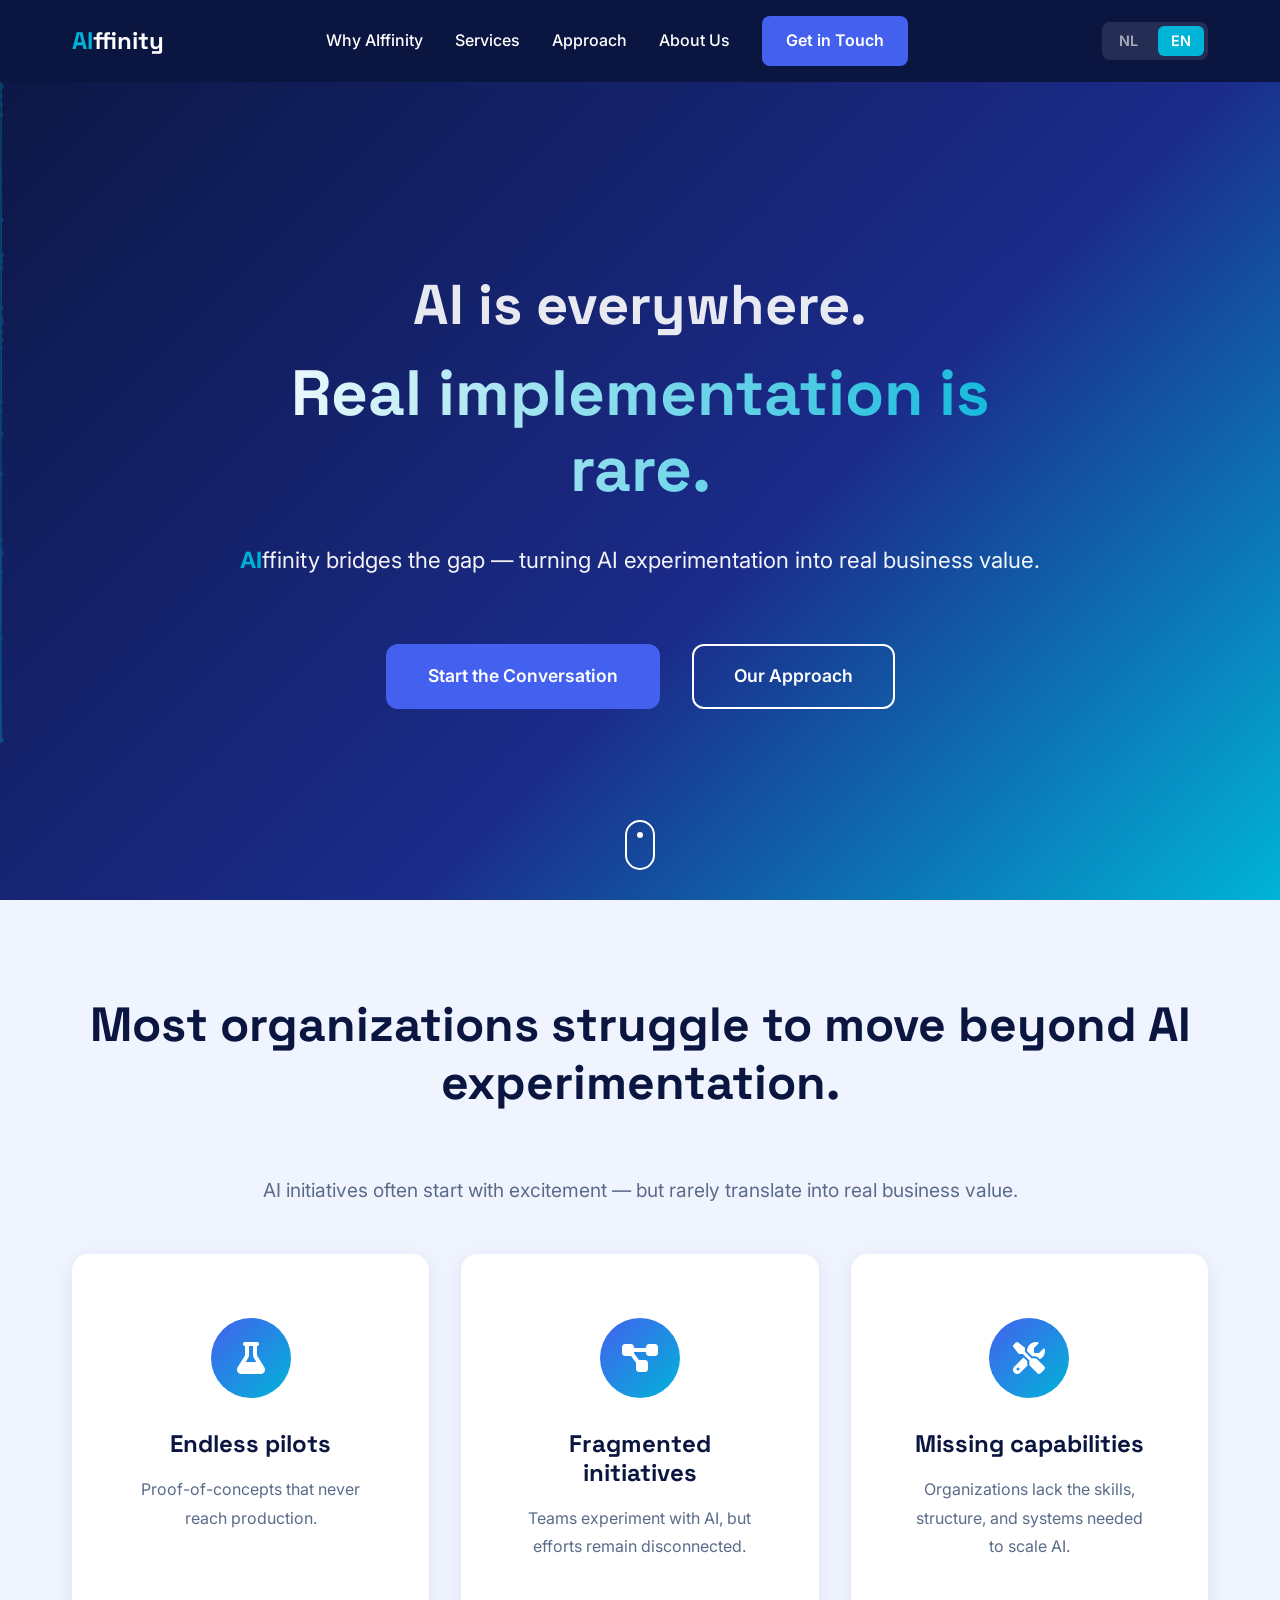
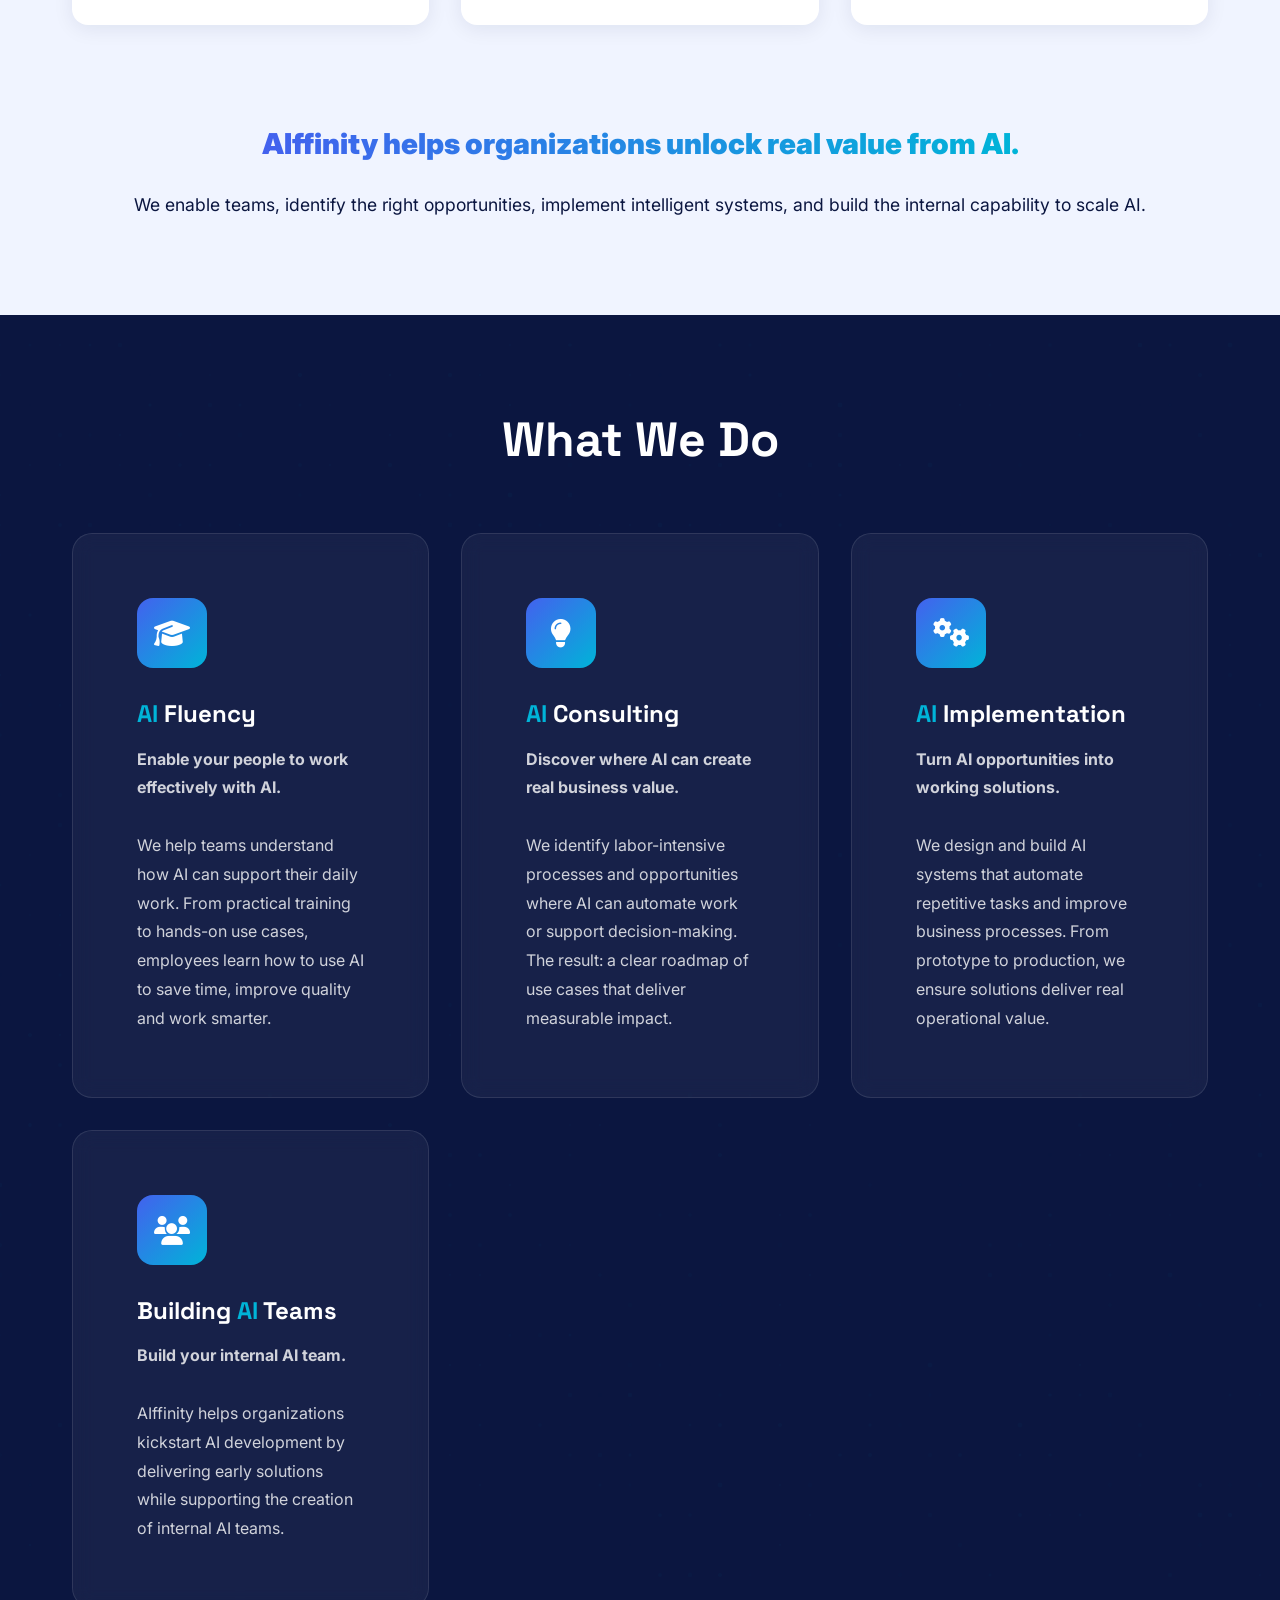
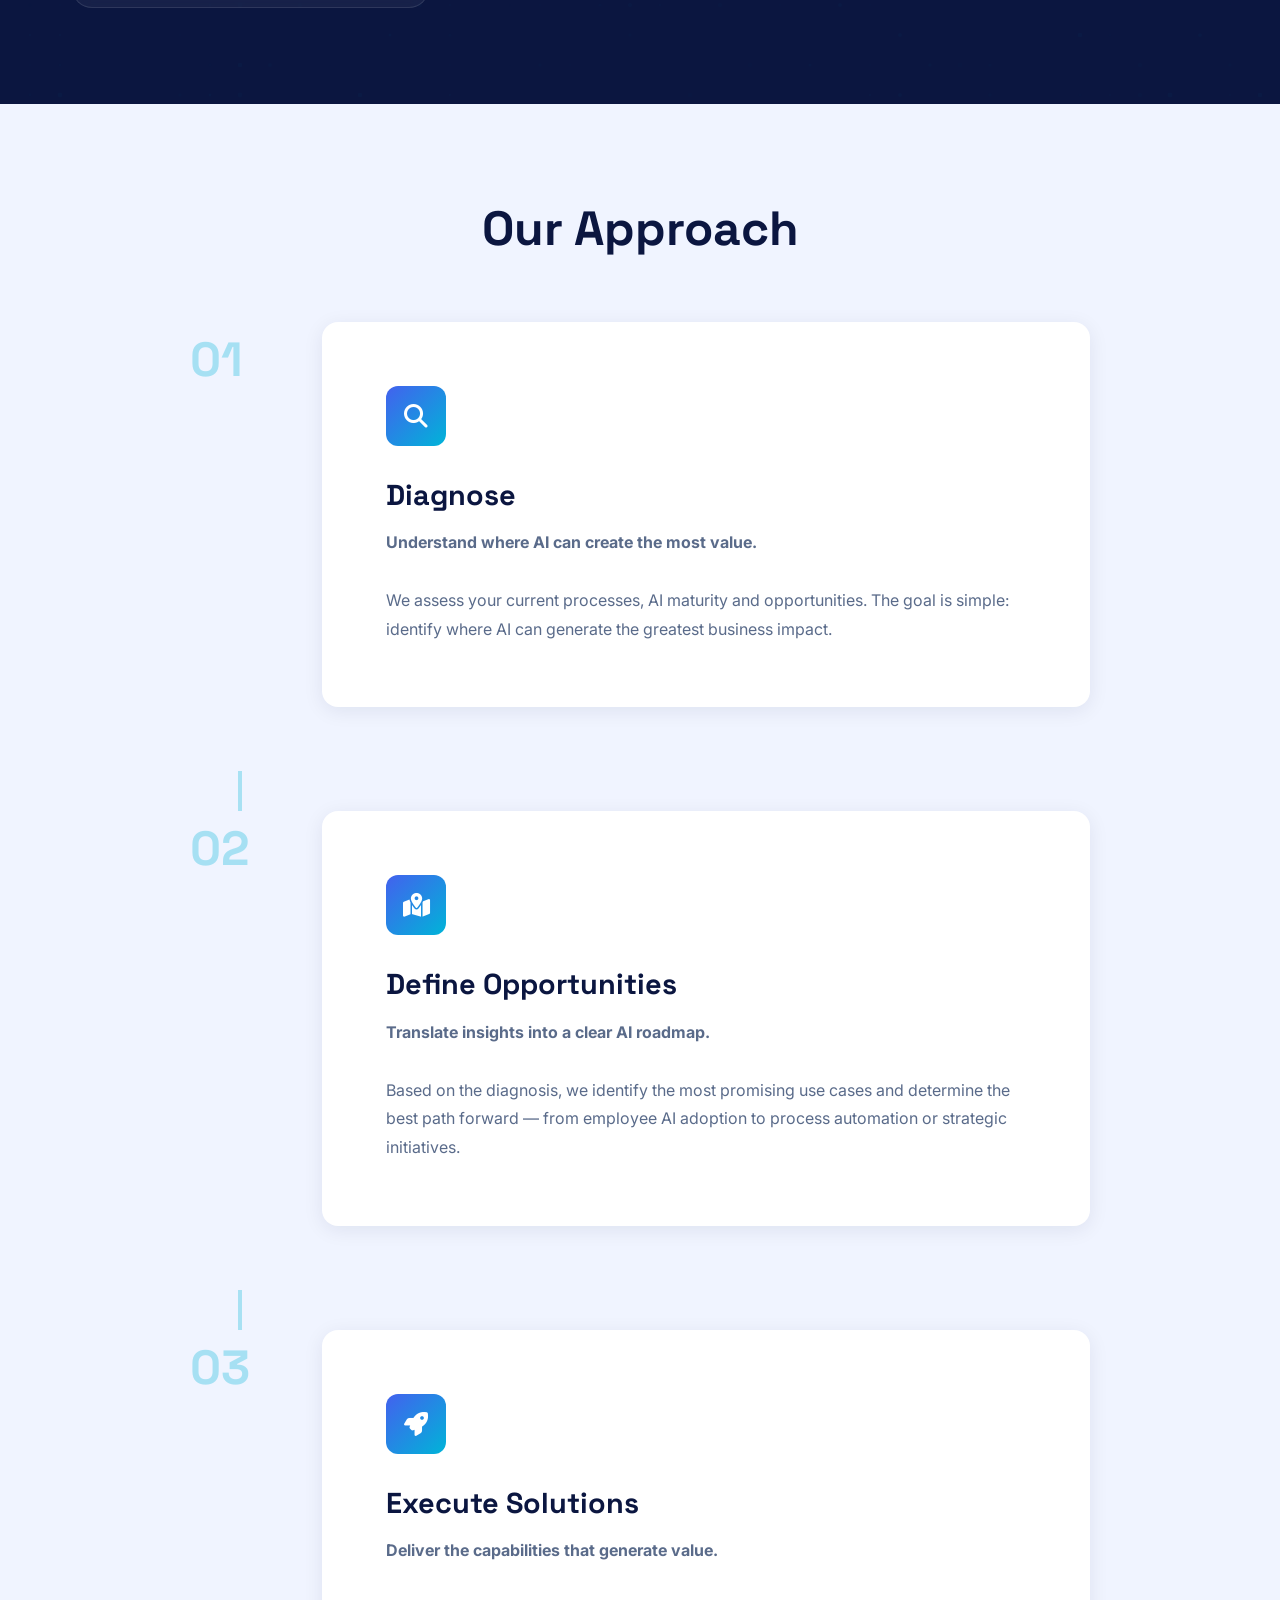
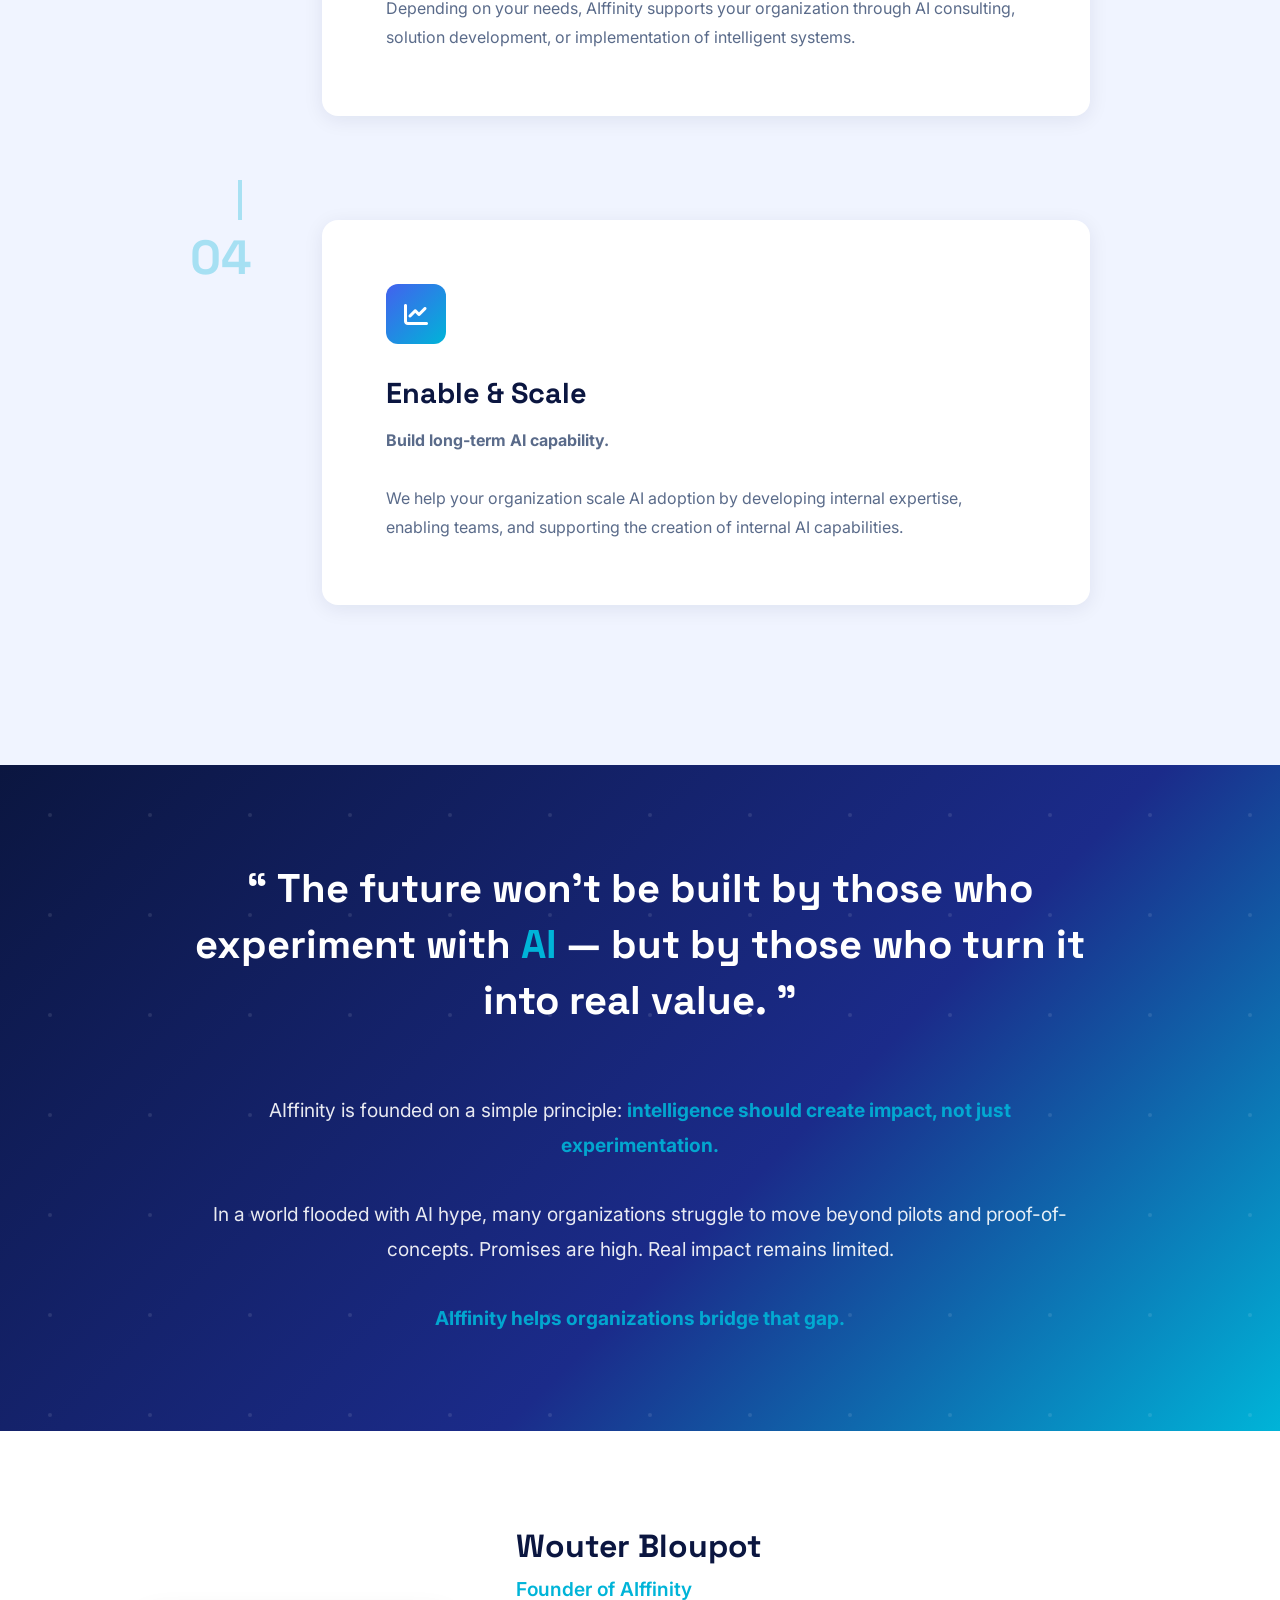
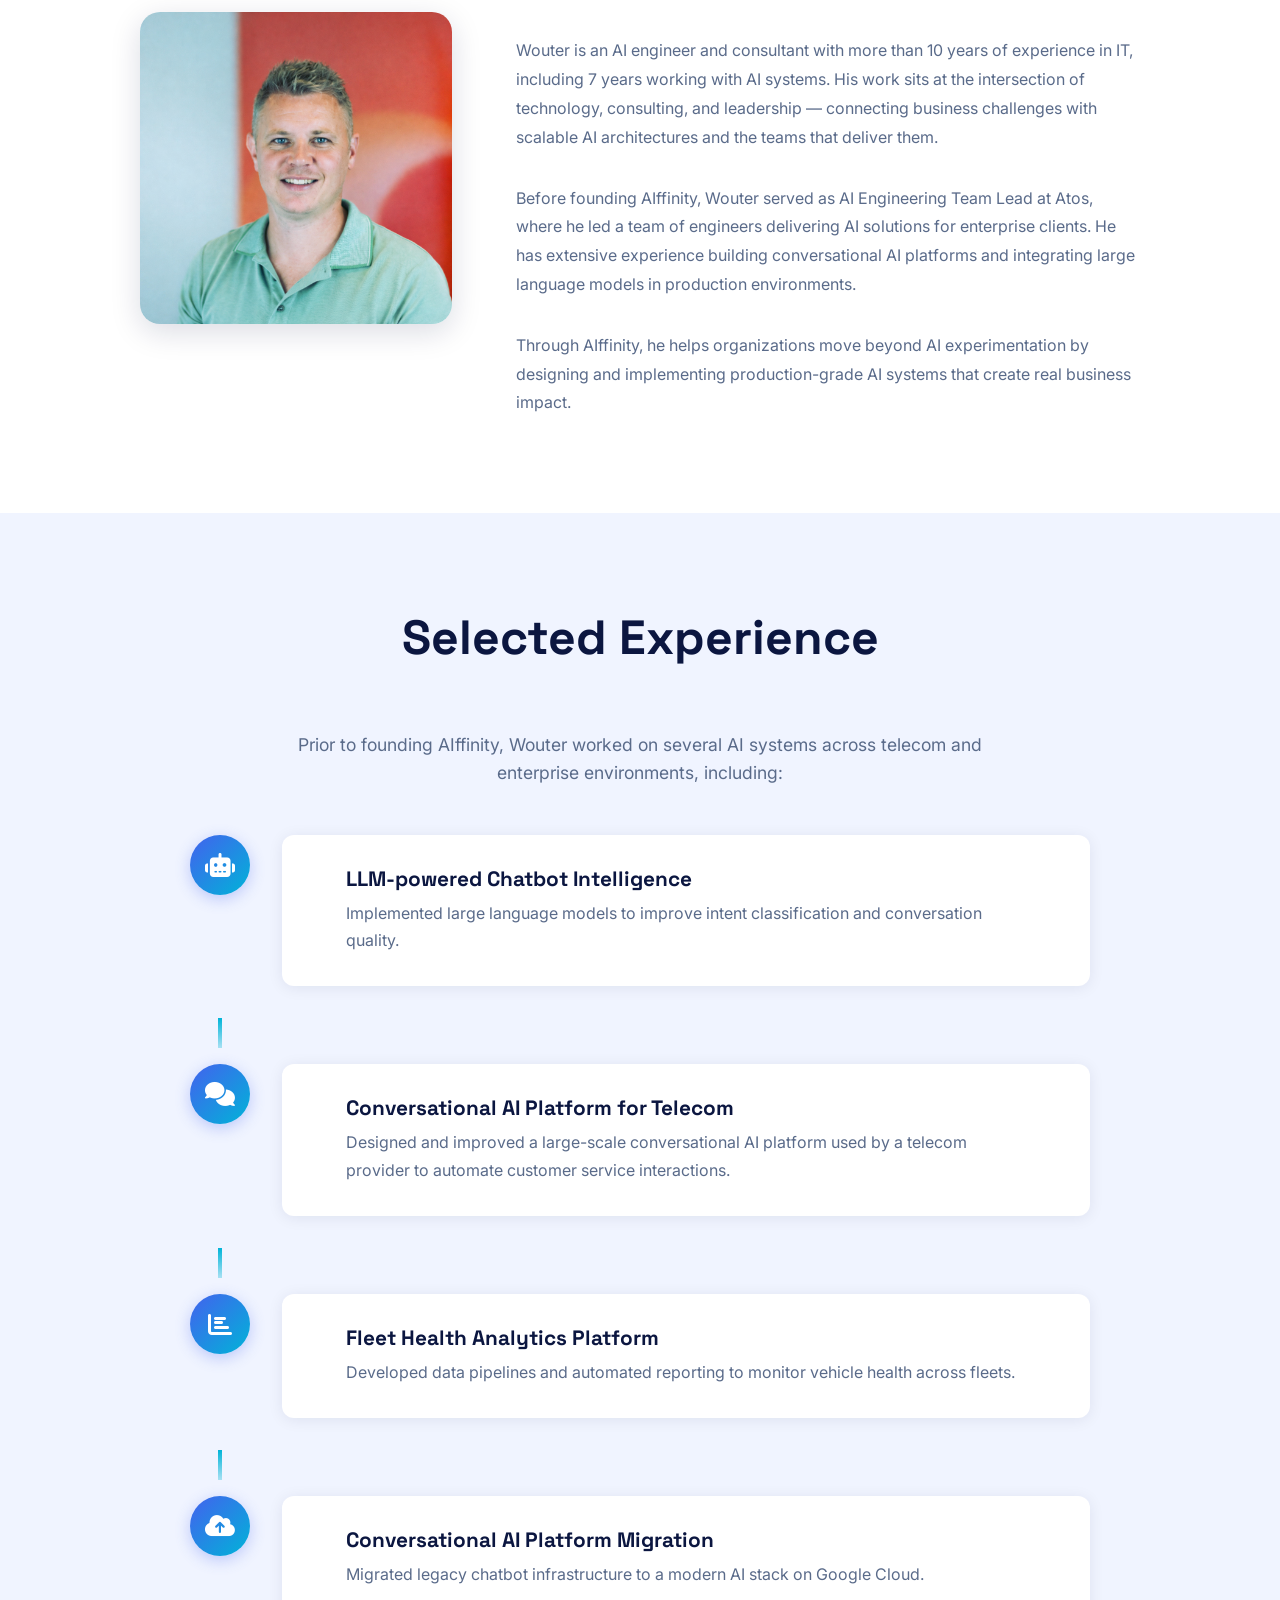
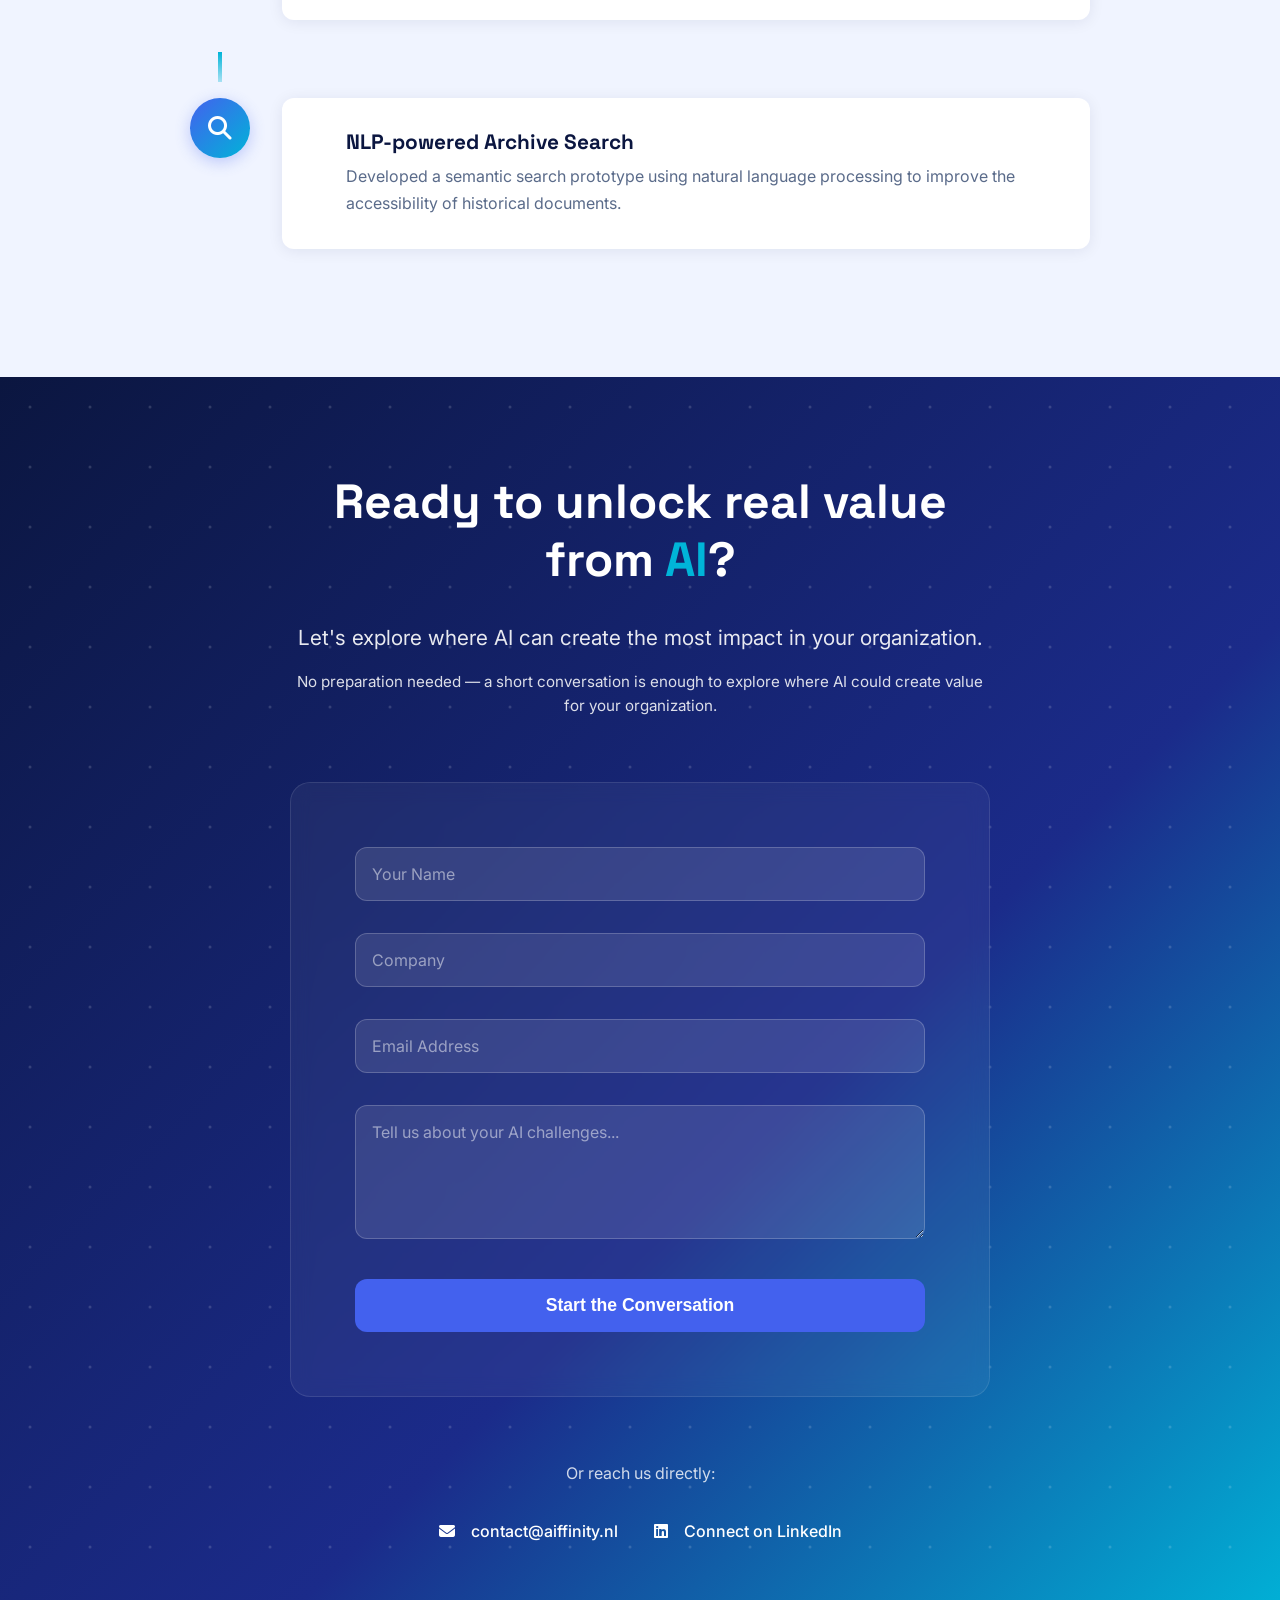
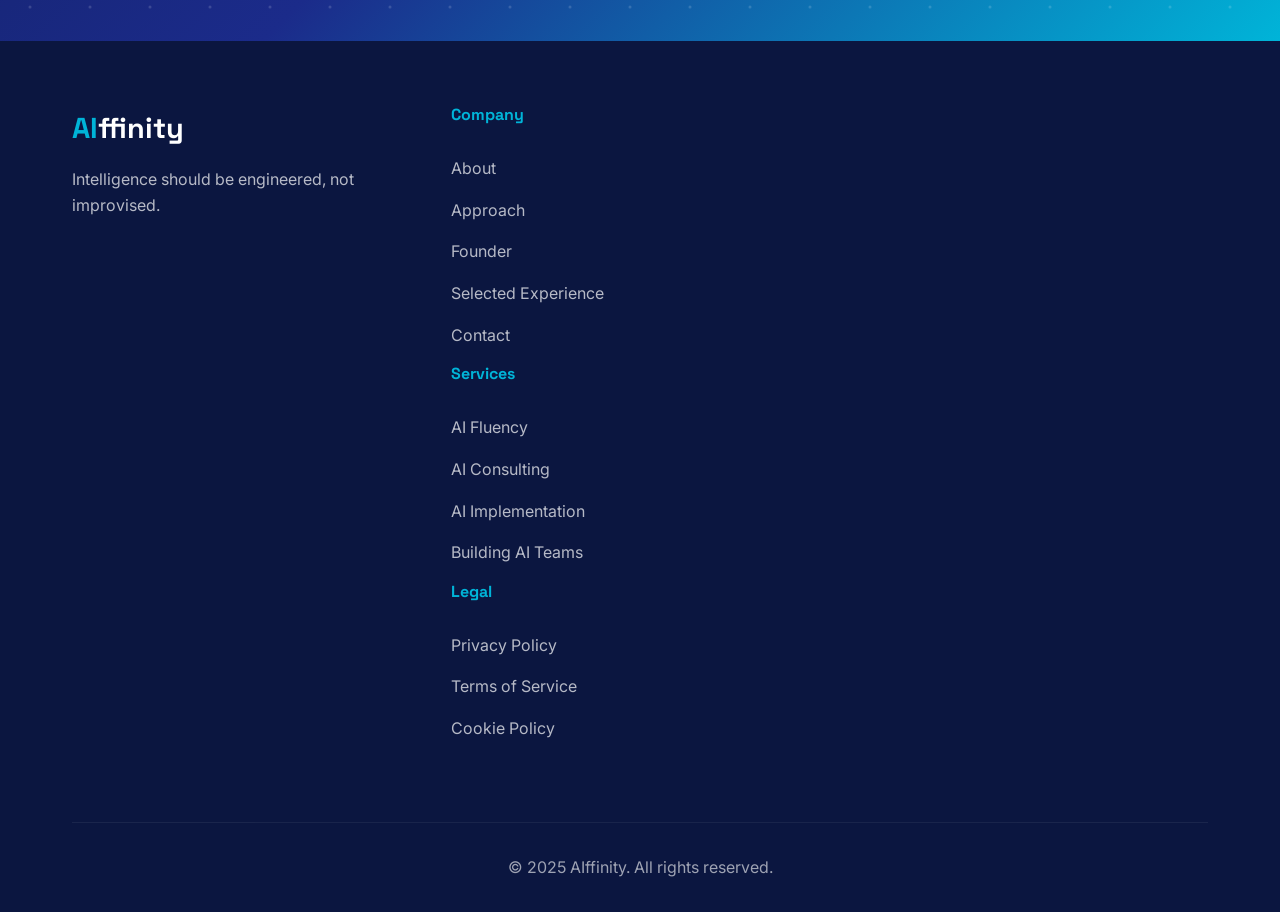
<file: index.html>
<!DOCTYPE html>
<html lang="en">
<head>
    <meta charset="UTF-8">
    <meta name="viewport" content="width=device-width, initial-scale=1.0">
    <meta name="description" content="AIffinity - Moving organizations from AI experimentation to AI infrastructure. Deep engineering meets architectural thinking.">
    <title>AIffinity - Intelligence Should Be Engineered</title>
    <link rel="icon" type="image/png" href="images/favicon.png">
    <link rel="apple-touch-icon" href="images/favicon.png">
    <link rel="stylesheet" href="css/style.css">
    <link rel="preconnect" href="https://fonts.googleapis.com">
    <link rel="preconnect" href="https://fonts.gstatic.com" crossorigin>
    <link href="https://fonts.googleapis.com/css2?family=Inter:wght@300;400;500;600;700;900&family=Space+Grotesk:wght@400;500;600;700&display=swap" rel="stylesheet">
    <link rel="stylesheet" href="https://cdn.jsdelivr.net/npm/@fortawesome/fontawesome-free@6.4.0/css/all.min.css">
</head>
<body>
    <!-- Navigation -->
    <nav class="navbar" id="navbar">
        <div class="container">
            <div class="nav-content">
                <div class="logo">
                    <span class="logo-ai">AI</span><span class="logo-ffinity">ffinity</span>
                </div>
                <div class="nav-menu" id="navMenu">
                    <a href="#about" class="nav-link">Why AIffinity</a>
                    <a href="#services" class="nav-link">Services</a>
                    <a href="#approach" class="nav-link">Approach</a>
                    <a href="#founder" class="nav-link">About Us</a>
                    <a href="#contact" class="nav-cta">Get in Touch</a>
                </div>
                <div class="language-toggle">
                    <button class="lang-btn" data-lang="nl">NL</button>
                    <button class="lang-btn active" data-lang="en">EN</button>
                </div>
                <button class="mobile-menu-toggle" id="mobileMenuToggle">
                    <span></span>
                    <span></span>
                    <span></span>
                </button>
            </div>
        </div>
    </nav>

    <!-- Hero Section -->
    <section class="hero" id="hero">
        <div class="hero-background">
            <svg class="neural-network" id="neuralNetwork"></svg>
        </div>
        <div class="container">
            <div class="hero-content fade-in">
                <h1 class="hero-title">
                    <span class="hero-line-1">AI is everywhere.</span>
                    <span class="hero-line-2">Real implementation is rare.</span>
                </h1>
                <p class="hero-subtitle">
                    <span class="logo-ai">AI</span>ffinity bridges the gap — turning AI experimentation into real business value.
                </p>
                <div class="hero-ctas">
                    <a href="#contact" class="btn-primary">Start the Conversation</a>
                    <a href="#approach" class="btn-secondary">Our Approach</a>
                </div>
            </div>
        </div>
        <div class="scroll-indicator">
            <div class="scroll-arrow"></div>
        </div>
    </section>

    <!-- Problem Statement Section -->
    <section class="problem-section" id="about">
        <div class="container">
            <h2 class="section-title">Most organizations struggle to move beyond AI experimentation.</h2>
            <p style="text-align: center; font-size: 1.2rem; color: var(--color-text-secondary); margin-bottom: 3rem; max-width: 800px; margin-left: auto; margin-right: auto;">AI initiatives often start with excitement — but rarely translate into real business value.</p>
            <div class="problem-grid">
                <div class="problem-card fade-in-up">
                    <div class="problem-icon">
                        <i class="fas fa-flask"></i>
                    </div>
                    <h3>Endless pilots</h3>
                    <p>Proof-of-concepts that never reach production.</p>
                </div>
                <div class="problem-card fade-in-up">
                    <div class="problem-icon">
                        <i class="fas fa-project-diagram"></i>
                    </div>
                    <h3>Fragmented initiatives</h3>
                    <p>Teams experiment with AI, but efforts remain disconnected.</p>
                </div>
                <div class="problem-card fade-in-up">
                    <div class="problem-icon">
                        <i class="fas fa-tools"></i>
                    </div>
                    <h3>Missing capabilities</h3>
                    <p>Organizations lack the skills, structure, and systems needed to scale AI.</p>
                </div>
            </div>
            <div class="manifesto-statement">
                <p><strong>AIffinity helps organizations unlock real value from AI.</strong></p>
                <p style="font-size: 1.1rem; margin-top: 1.5rem;">We enable teams, identify the right opportunities, implement intelligent systems, and build the internal capability to scale AI.</p>
            </div>
        </div>
    </section>

    <!-- Services Section -->
    <section class="services-section" id="services">
        <div class="services-background">
            <svg class="services-pattern" id="servicesPattern"></svg>
        </div>
        <div class="container">
            <h2 class="section-title light">What We Do</h2>
            <div class="services-grid">
                <div class="service-card glass-card fade-in-up">
                    <div class="service-icon">
                        <i class="fas fa-graduation-cap"></i>
                    </div>
                    <h3><span class="logo-ai">AI</span> Fluency</h3>
                    <p><strong>Enable your people to work effectively with AI.</strong><br><br>We help teams understand how AI can support their daily work. From practical training to hands-on use cases, employees learn how to use AI to save time, improve quality and work smarter.</p>
                </div>
                <div class="service-card glass-card fade-in-up">
                    <div class="service-icon">
                        <i class="fas fa-lightbulb"></i>
                    </div>
                    <h3><span class="logo-ai">AI</span> Consulting</h3>
                    <p><strong>Discover where AI can create real business value.</strong><br><br>We identify labor-intensive processes and opportunities where AI can automate work or support decision-making. The result: a clear roadmap of use cases that deliver measurable impact.</p>
                </div>
                <div class="service-card glass-card fade-in-up">
                    <div class="service-icon">
                        <i class="fas fa-cogs"></i>
                    </div>
                    <h3><span class="logo-ai">AI</span> Implementation</h3>
                    <p><strong>Turn AI opportunities into working solutions.</strong><br><br>We design and build AI systems that automate repetitive tasks and improve business processes. From prototype to production, we ensure solutions deliver real operational value.</p>
                </div>
                <div class="service-card glass-card fade-in-up">
                    <div class="service-icon">
                        <i class="fas fa-users"></i>
                    </div>
                    <h3>Building <span class="logo-ai">AI</span> Teams</h3>
                    <p><strong>Build your internal AI team.</strong><br><br>AIffinity helps organizations kickstart AI development by delivering early solutions while supporting the creation of internal AI teams.</p>
                </div>
            </div>
        </div>
    </section>

    <!-- Approach Section -->
    <section class="approach-section" id="approach">
        <div class="container">
            <h2 class="section-title">Our Approach</h2>
            <div class="approach-timeline">
                <div class="approach-step fade-in-up">
                    <div class="step-number">01</div>
                    <div class="step-content">
                        <div class="step-icon">
                            <i class="fas fa-search"></i>
                        </div>
                        <h3>Diagnose</h3>
                        <p><strong>Understand where AI can create the most value.</strong><br><br>We assess your current processes, AI maturity and opportunities. The goal is simple: identify where AI can generate the greatest business impact.</p>
                    </div>
                </div>
                <div class="approach-connector"></div>
                <div class="approach-step fade-in-up">
                    <div class="step-number">02</div>
                    <div class="step-content">
                        <div class="step-icon">
                            <i class="fas fa-map-marked-alt"></i>
                        </div>
                        <h3>Define Opportunities</h3>
                        <p><strong>Translate insights into a clear AI roadmap.</strong><br><br>Based on the diagnosis, we identify the most promising use cases and determine the best path forward — from employee AI adoption to process automation or strategic initiatives.</p>
                    </div>
                </div>
                <div class="approach-connector"></div>
                <div class="approach-step fade-in-up">
                    <div class="step-number">03</div>
                    <div class="step-content">
                        <div class="step-icon">
                            <i class="fas fa-rocket"></i>
                        </div>
                        <h3>Execute Solutions</h3>
                        <p><strong>Deliver the capabilities that generate value.</strong><br><br>Depending on your needs, AIffinity supports your organization through AI consulting, solution development, or implementation of intelligent systems.</p>
                    </div>
                </div>
                <div class="approach-connector"></div>
                <div class="approach-step fade-in-up">
                    <div class="step-number">04</div>
                    <div class="step-content">
                        <div class="step-icon">
                            <i class="fas fa-chart-line"></i>
                        </div>
                        <h3>Enable & Scale</h3>
                        <p><strong>Build long-term AI capability.</strong><br><br>We help your organization scale AI adoption by developing internal expertise, enabling teams, and supporting the creation of internal AI capabilities.</p>
                    </div>
                </div>
            </div>
        </div>
    </section>

    <!-- Manifesto Section -->
    <section class="manifesto-section">
        <div class="manifesto-background"></div>
        <div class="container">
            <div class="manifesto-content fade-in">
                <blockquote class="manifesto-quote">
                    The future won't be built by those who experiment with <span class="logo-ai">AI</span> — but by those who turn it into real value.
                </blockquote>
                <p class="manifesto-text">
                    AIffinity is founded on a simple principle: <strong>intelligence should create impact, not just experimentation.</strong><br><br>
                    In a world flooded with AI hype, many organizations struggle to move beyond pilots and proof-of-concepts. Promises are high. Real impact remains limited.<br><br>
                    <strong>AIffinity helps organizations bridge that gap.</strong>
                </p>
            </div>
        </div>
    </section>

    <!-- Founder Section -->
    <section class="founder-section" id="founder">
        <div class="container">
            <div class="founder-content">
                <div class="founder-image fade-in-up">
                    <img src="images/wouter-bloupot.png" alt="Wouter Bloupot - Founder of AIffinity">
                </div>
                <div class="founder-bio fade-in-up">
                    <h3>Wouter Bloupot</h3>
                    <p class="founder-title">Founder of AIffinity</p>
                    <p class="founder-description">
                        Wouter is an AI engineer and consultant with more than 10 years of experience in IT, including 7 years working with AI systems. His work sits at the intersection of technology, consulting, and leadership — connecting business challenges with scalable AI architectures and the teams that deliver them.
                    </p>
                    <p class="founder-description">
                        Before founding AIffinity, Wouter served as AI Engineering Team Lead at Atos, where he led a team of engineers delivering AI solutions for enterprise clients. He has extensive experience building conversational AI platforms and integrating large language models in production environments.
                    </p>
                    <p class="founder-description">
                        Through AIffinity, he helps organizations move beyond AI experimentation by designing and implementing production-grade AI systems that create real business impact.
                    </p>
                </div>
            </div>
        </div>
    </section>

    <!-- Experience Section -->
    <section class="experience-section" id="experience">
        <div class="container">
            <h2 class="section-title">Selected Experience</h2>
            <p style="text-align: center; font-size: 1.1rem; color: var(--color-text-secondary); margin-bottom: 3rem; max-width: 700px; margin-left: auto; margin-right: auto;">Prior to founding AIffinity, Wouter worked on several AI systems across telecom and enterprise environments, including:</p>
            <div class="experience-timeline">
                <div class="experience-item fade-in-up">
                    <div class="experience-icon">
                        <i class="fas fa-robot"></i>
                    </div>
                    <div class="experience-content">
                        <h3>LLM-powered Chatbot Intelligence</h3>
                        <p>Implemented large language models to improve intent classification and conversation quality.</p>
                    </div>
                </div>
                <div class="experience-connector"></div>
                <div class="experience-item fade-in-up">
                    <div class="experience-icon">
                        <i class="fas fa-comments"></i>
                    </div>
                    <div class="experience-content">
                        <h3>Conversational AI Platform for Telecom</h3>
                        <p>Designed and improved a large-scale conversational AI platform used by a telecom provider to automate customer service interactions.</p>
                    </div>
                </div>
                <div class="experience-connector"></div>
                <div class="experience-item fade-in-up">
                    <div class="experience-icon">
                        <i class="fas fa-chart-bar"></i>
                    </div>
                    <div class="experience-content">
                        <h3>Fleet Health Analytics Platform</h3>
                        <p>Developed data pipelines and automated reporting to monitor vehicle health across fleets.</p>
                    </div>
                </div>
                <div class="experience-connector"></div>
                <div class="experience-item fade-in-up">
                    <div class="experience-icon">
                        <i class="fas fa-cloud-upload-alt"></i>
                    </div>
                    <div class="experience-content">
                        <h3>Conversational AI Platform Migration</h3>
                        <p>Migrated legacy chatbot infrastructure to a modern AI stack on Google Cloud.</p>
                    </div>
                </div>
                <div class="experience-connector"></div>
                <div class="experience-item fade-in-up">
                    <div class="experience-icon">
                        <i class="fas fa-search"></i>
                    </div>
                    <div class="experience-content">
                        <h3>NLP-powered Archive Search</h3>
                        <p>Developed a semantic search prototype using natural language processing to improve the accessibility of historical documents.</p>
                    </div>
                </div>
            </div>
        </div>
    </section>

    <!-- Case Studies Section - COMMENTED OUT FOR NOW -->
    <!-- To reactivate: Remove the comment tags around this section
    <section class="case-studies-section" id="case-studies">
        <div class="container">
            <h2 class="section-title">Built for Impact</h2>
            <div class="case-studies-grid">
                <div class="case-study-card fade-in-up">
                    <div class="case-tag">Financial Services</div>
                    <h3>From Manual to Intelligent</h3>
                    <p>Replaced fragmented RPA pilots with a unified AI architecture for document processing and fraud detection.</p>
                    <div class="case-metric">
                        <span class="metric-number">87%</span>
                        <span class="metric-label">Reduction in manual processing</span>
                    </div>
                    <a href="#contact" class="case-link">Read More <i class="fas fa-arrow-right"></i></a>
                </div>
                <div class="case-study-card fade-in-up">
                    <div class="case-tag">Healthcare</div>
                    <h3>Production-Ready Diagnostics</h3>
                    <p>Built compliant AI diagnostic system with HIPAA-aligned governance framework and real-time inference pipeline.</p>
                    <div class="case-metric">
                        <span class="metric-number">4 months</span>
                        <span class="metric-label">From prototype to production</span>
                    </div>
                    <a href="#contact" class="case-link">Read More <i class="fas fa-arrow-right"></i></a>
                </div>
                <div class="case-study-card fade-in-up">
                    <div class="case-tag">Logistics</div>
                    <h3>Scalable Route Optimization</h3>
                    <p>Designed and deployed ML-powered logistics platform processing 2M+ routes daily with real-time adaptation.</p>
                    <div class="case-metric">
                        <span class="metric-number">31%</span>
                        <span class="metric-label">Improvement in delivery efficiency</span>
                    </div>
                    <a href="#contact" class="case-link">Read More <i class="fas fa-arrow-right"></i></a>
                </div>
            </div>
        </div>
    </section>
    -->

    <!-- Contact Section -->
    <section class="contact-section" id="contact">
        <div class="contact-background"></div>
        <div class="container">
            <div class="contact-content">
                <div class="contact-text fade-in">
                    <h2>Ready to unlock real value from <span class="logo-ai">AI</span>?</h2>
                    <p>Let's explore where AI can create the most impact in your organization.</p>
                    <p style="font-size: 0.95rem; opacity: 0.85; margin-top: 1rem;">No preparation needed — a short conversation is enough to explore where AI could create value for your organization.</p>
                </div>
                <form class="contact-form fade-in-up" name="contact" method="POST" data-netlify="true" netlify-honeypot="bot-field">
                    <input type="hidden" name="form-name" value="contact">
                    <!-- Honeypot field for spam protection -->
                    <p style="display: none;">
                        <label>Don't fill this out if you're human: <input name="bot-field" /></label>
                    </p>
                    <div class="form-group">
                        <input type="text" id="name" name="name" placeholder="Your Name" required>
                    </div>
                    <div class="form-group">
                        <input type="text" id="company" name="company" placeholder="Company" required>
                    </div>
                    <div class="form-group">
                        <input type="email" id="email" name="email" placeholder="Email Address" required>
                    </div>
                    <div class="form-group">
                        <textarea id="message" name="message" rows="5" placeholder="Tell us about your AI challenges..." required></textarea>
                    </div>
                    <button type="submit" class="btn-primary">Start the Conversation</button>
                </form>
                <div class="contact-alternative">
                    <p>Or reach us directly:</p>
                    <a href="mailto:contact@aiffinity.nl" class="contact-email">
                        <i class="fas fa-envelope"></i> contact@aiffinity.nl
                    </a>
                    <a href="https://linkedin.com" target="_blank" class="contact-linkedin">
                        <i class="fab fa-linkedin"></i> Connect on LinkedIn
                    </a>
                </div>
            </div>
        </div>
    </section>

    <!-- Footer -->
    <footer class="footer">
        <div class="container">
            <div class="footer-content">
                <div class="footer-brand">
                    <div class="logo footer-logo">
                        <span class="logo-ai">AI</span><span class="logo-ffinity">ffinity</span>
                    </div>
                    <p class="footer-tagline">Intelligence should be engineered, not improvised.</p>
                </div>
                <div class="footer-links">
                    <div class="footer-column">
                        <h4>Company</h4>
                        <a href="#about">About</a>
                        <a href="#approach">Approach</a>
                        <a href="#founder">Founder</a>
                        <a href="#experience">Selected Experience</a>
                        <a href="#contact">Contact</a>
                    </div>
                    <div class="footer-column">
                        <h4>Services</h4>
                        <a href="#services">AI Fluency</a>
                        <a href="#services">AI Consulting</a>
                        <a href="#services">AI Implementation</a>
                        <a href="#services">Building AI Teams</a>
                    </div>
                    <div class="footer-column">
                        <h4>Legal</h4>
                        <a href="#">Privacy Policy</a>
                        <a href="#">Terms of Service</a>
                        <a href="#">Cookie Policy</a>
                    </div>
                </div>
            </div>
            <div class="footer-bottom">
                <p>&copy; 2025 AIffinity. All rights reserved.</p>
            </div>
        </div>
    </footer>

    <script src="js/main.js"></script>
    <script src="js/language-switcher.js"></script>
</body>
</html>
</file>
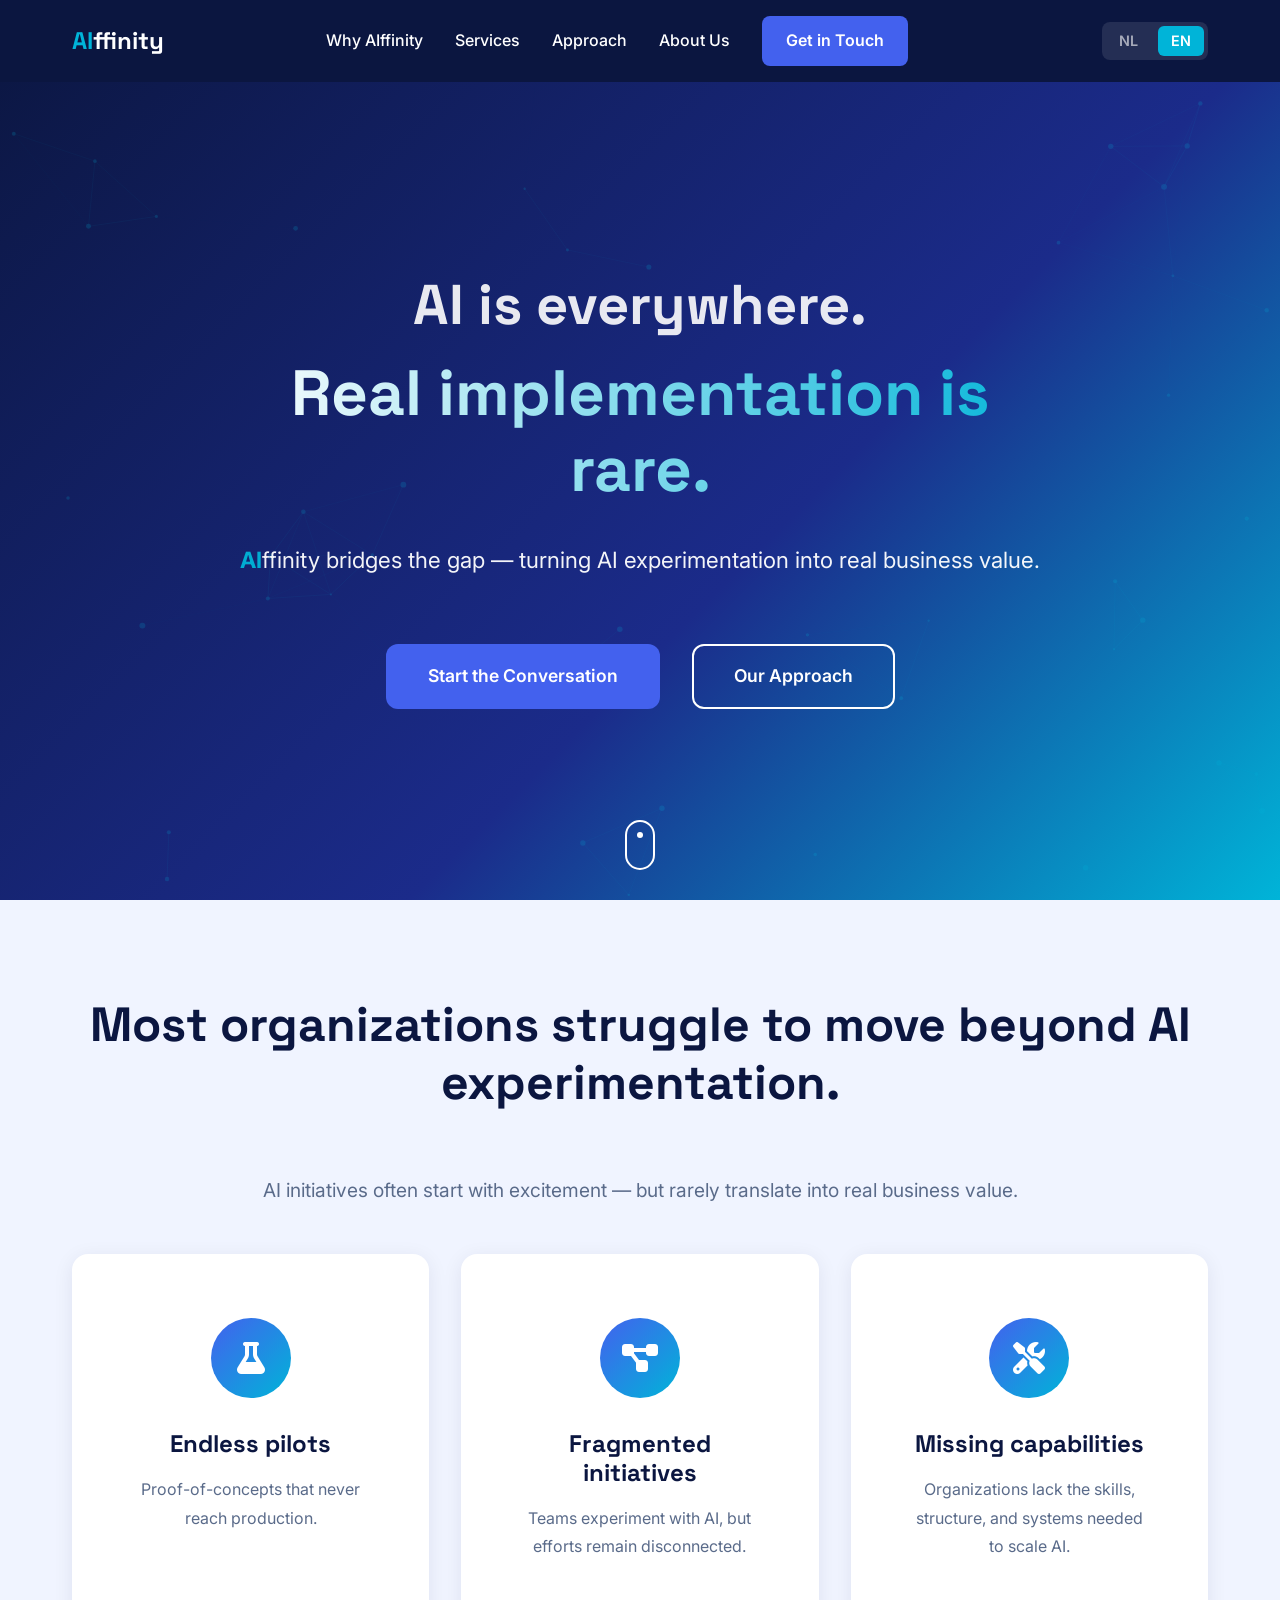
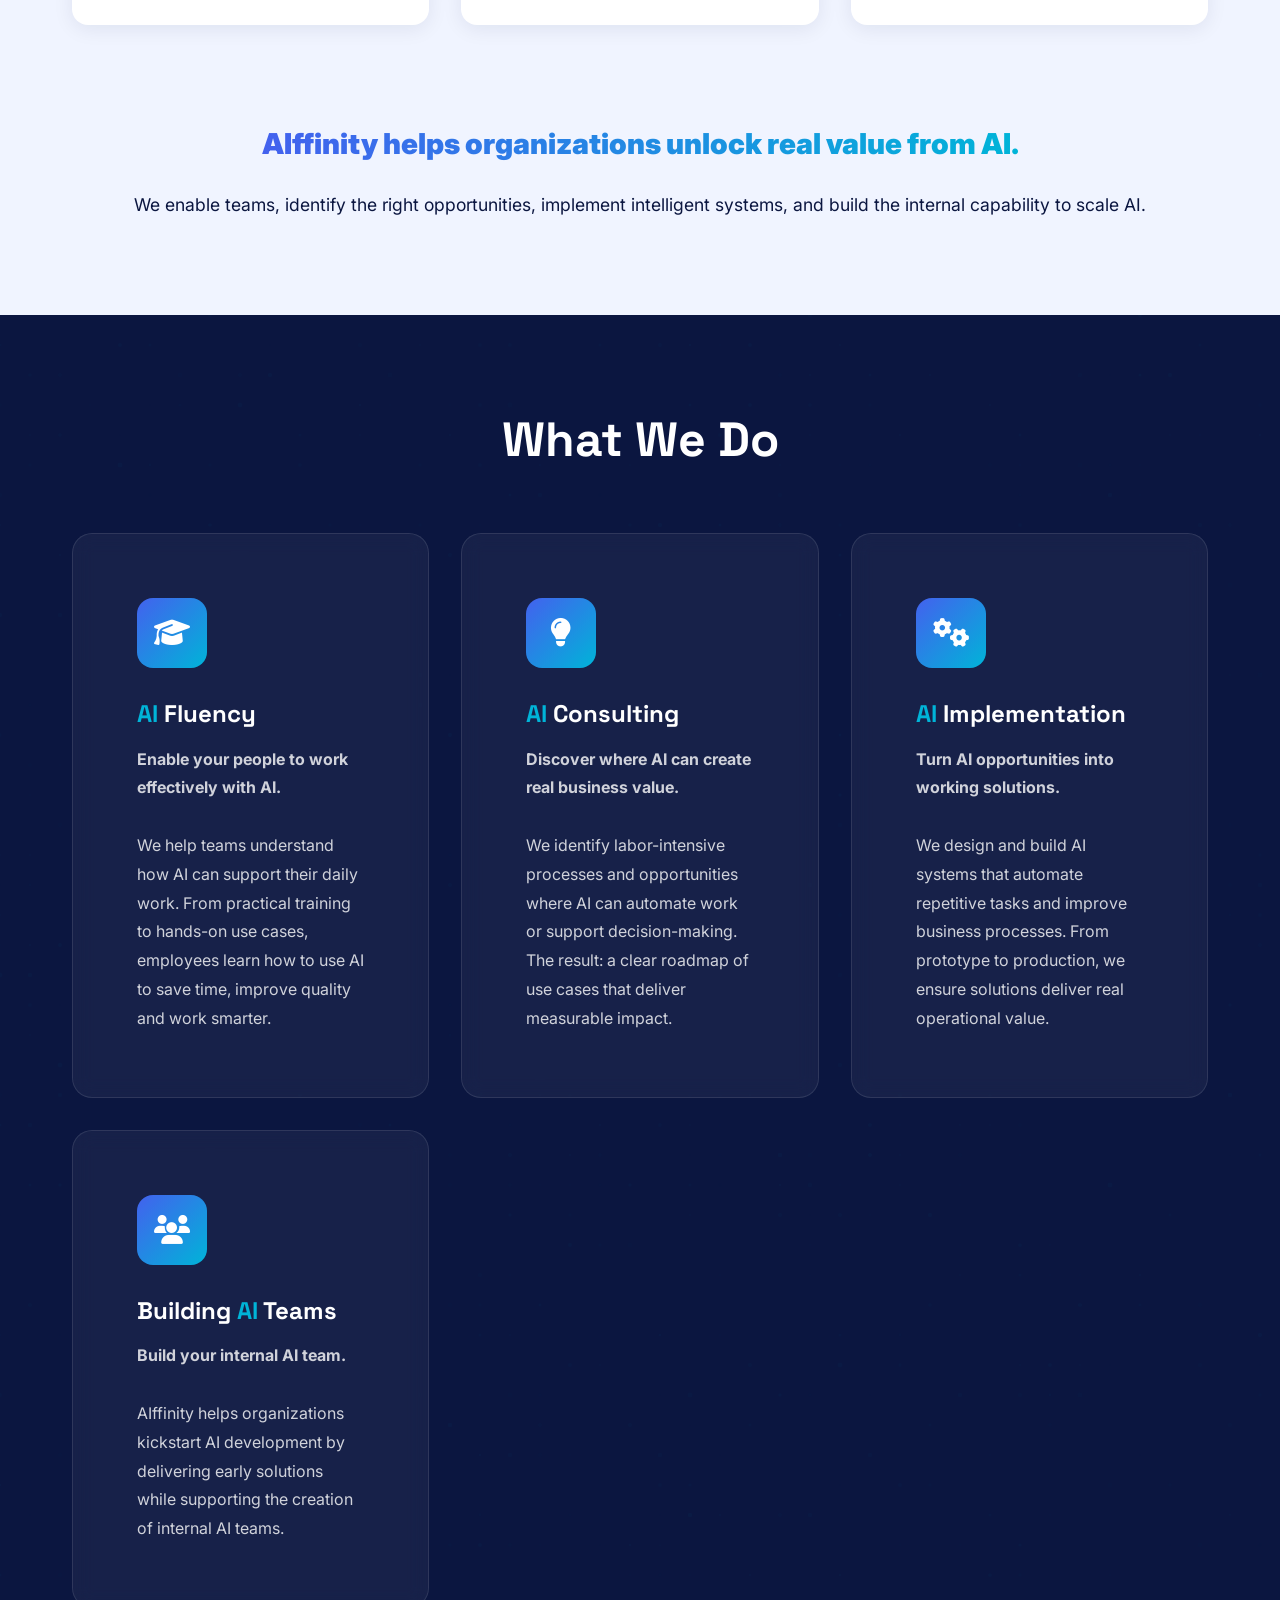
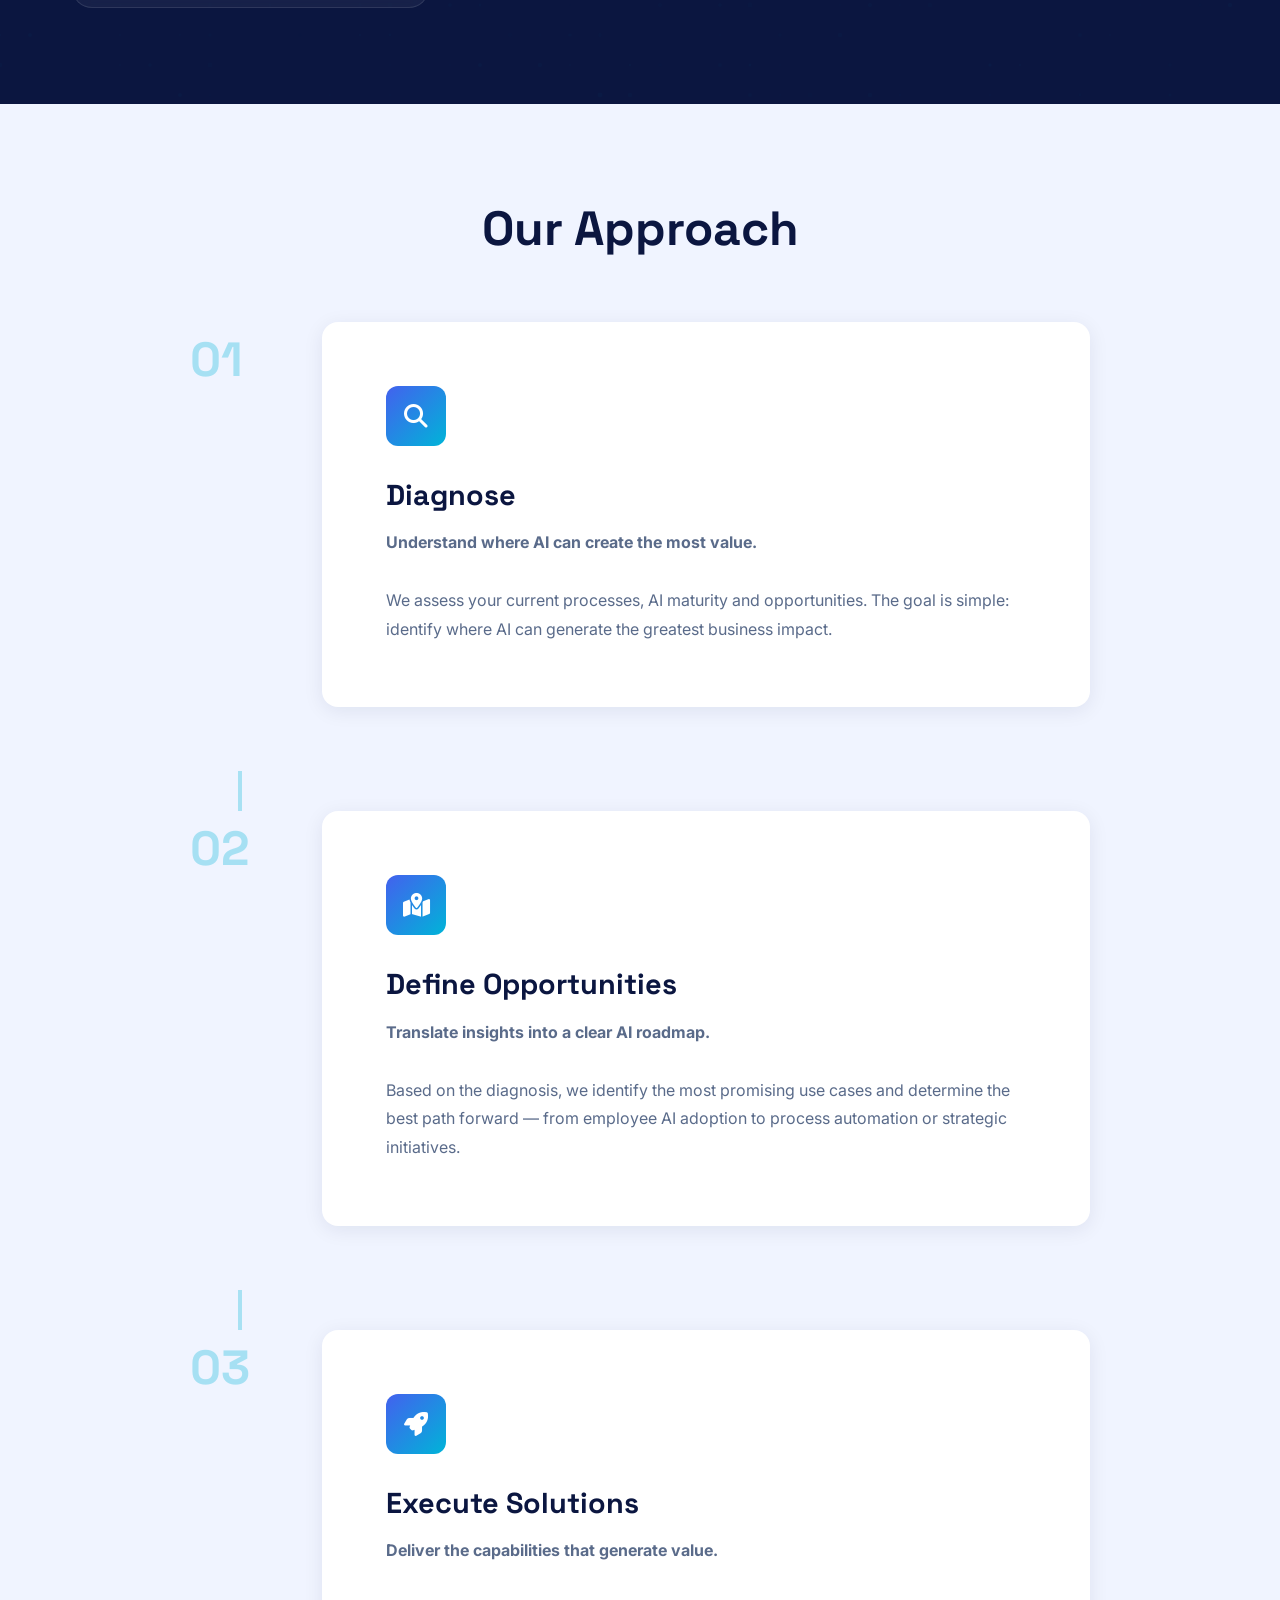
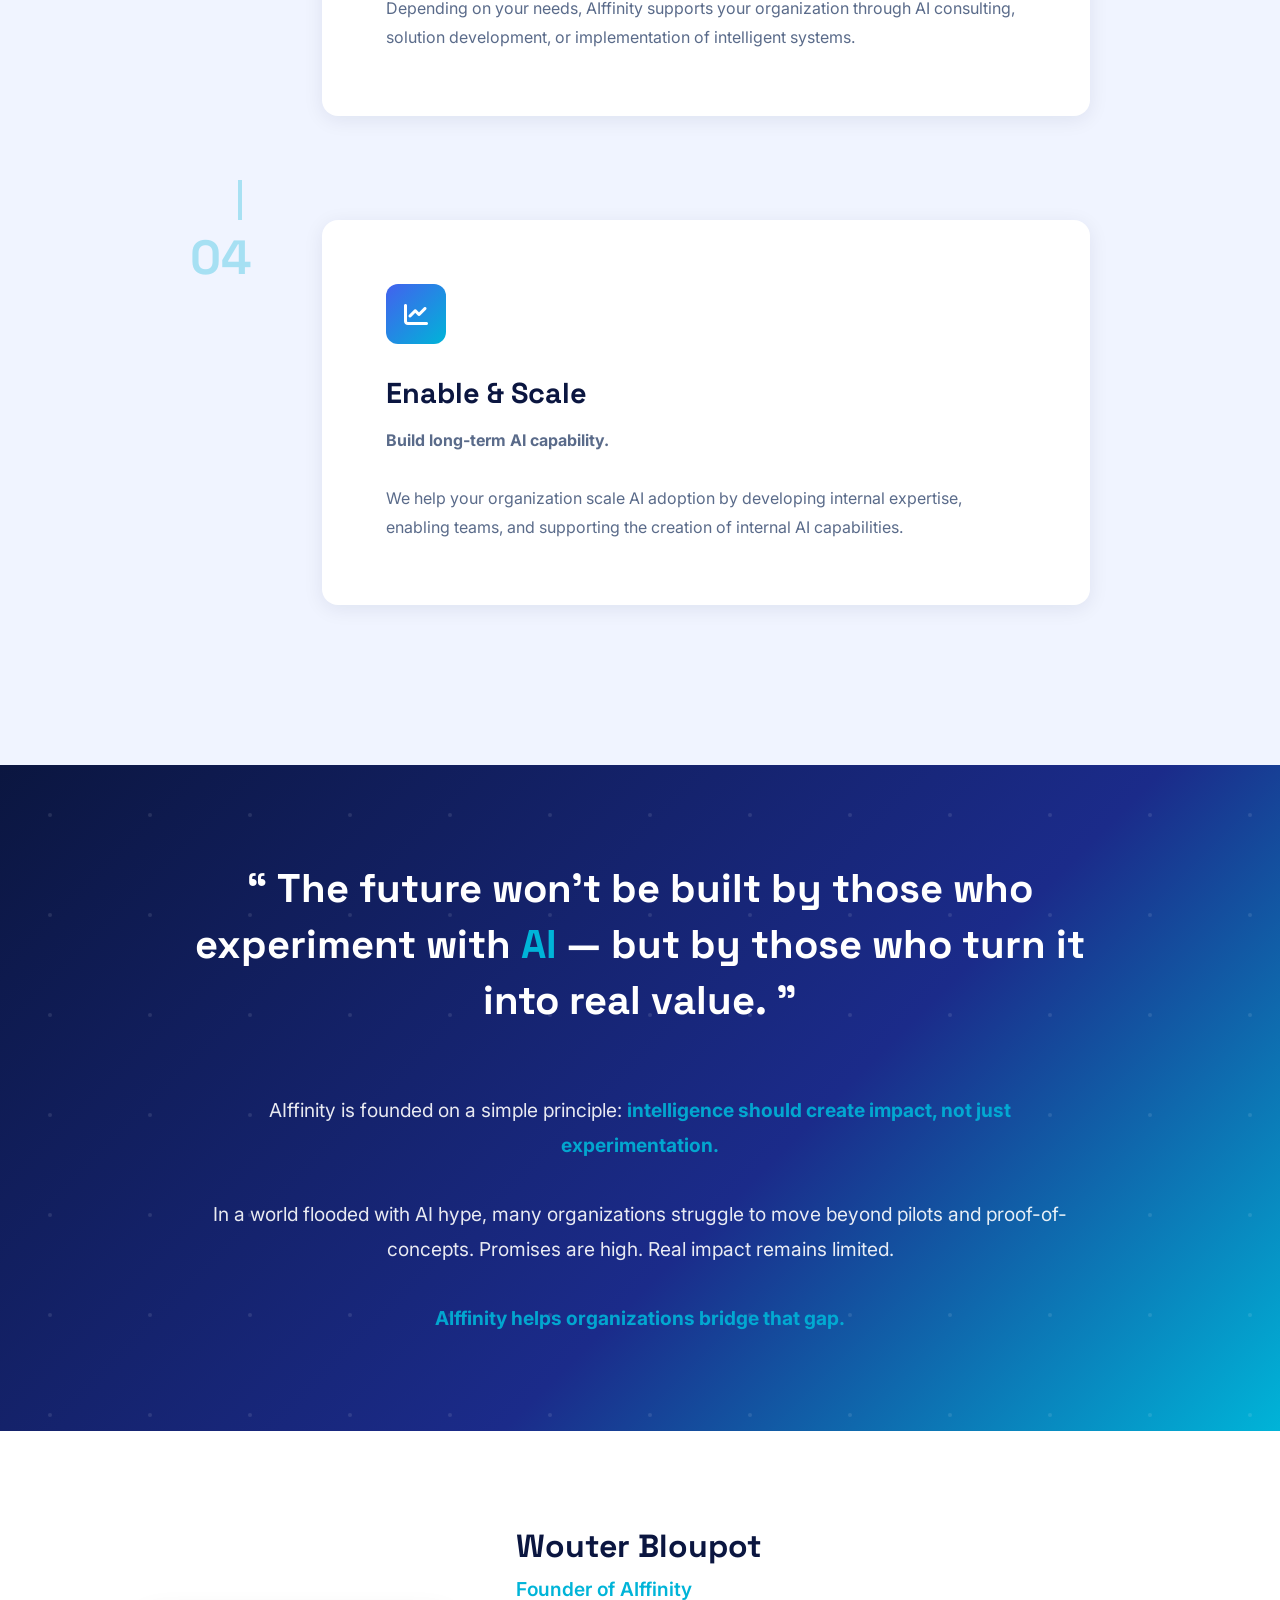
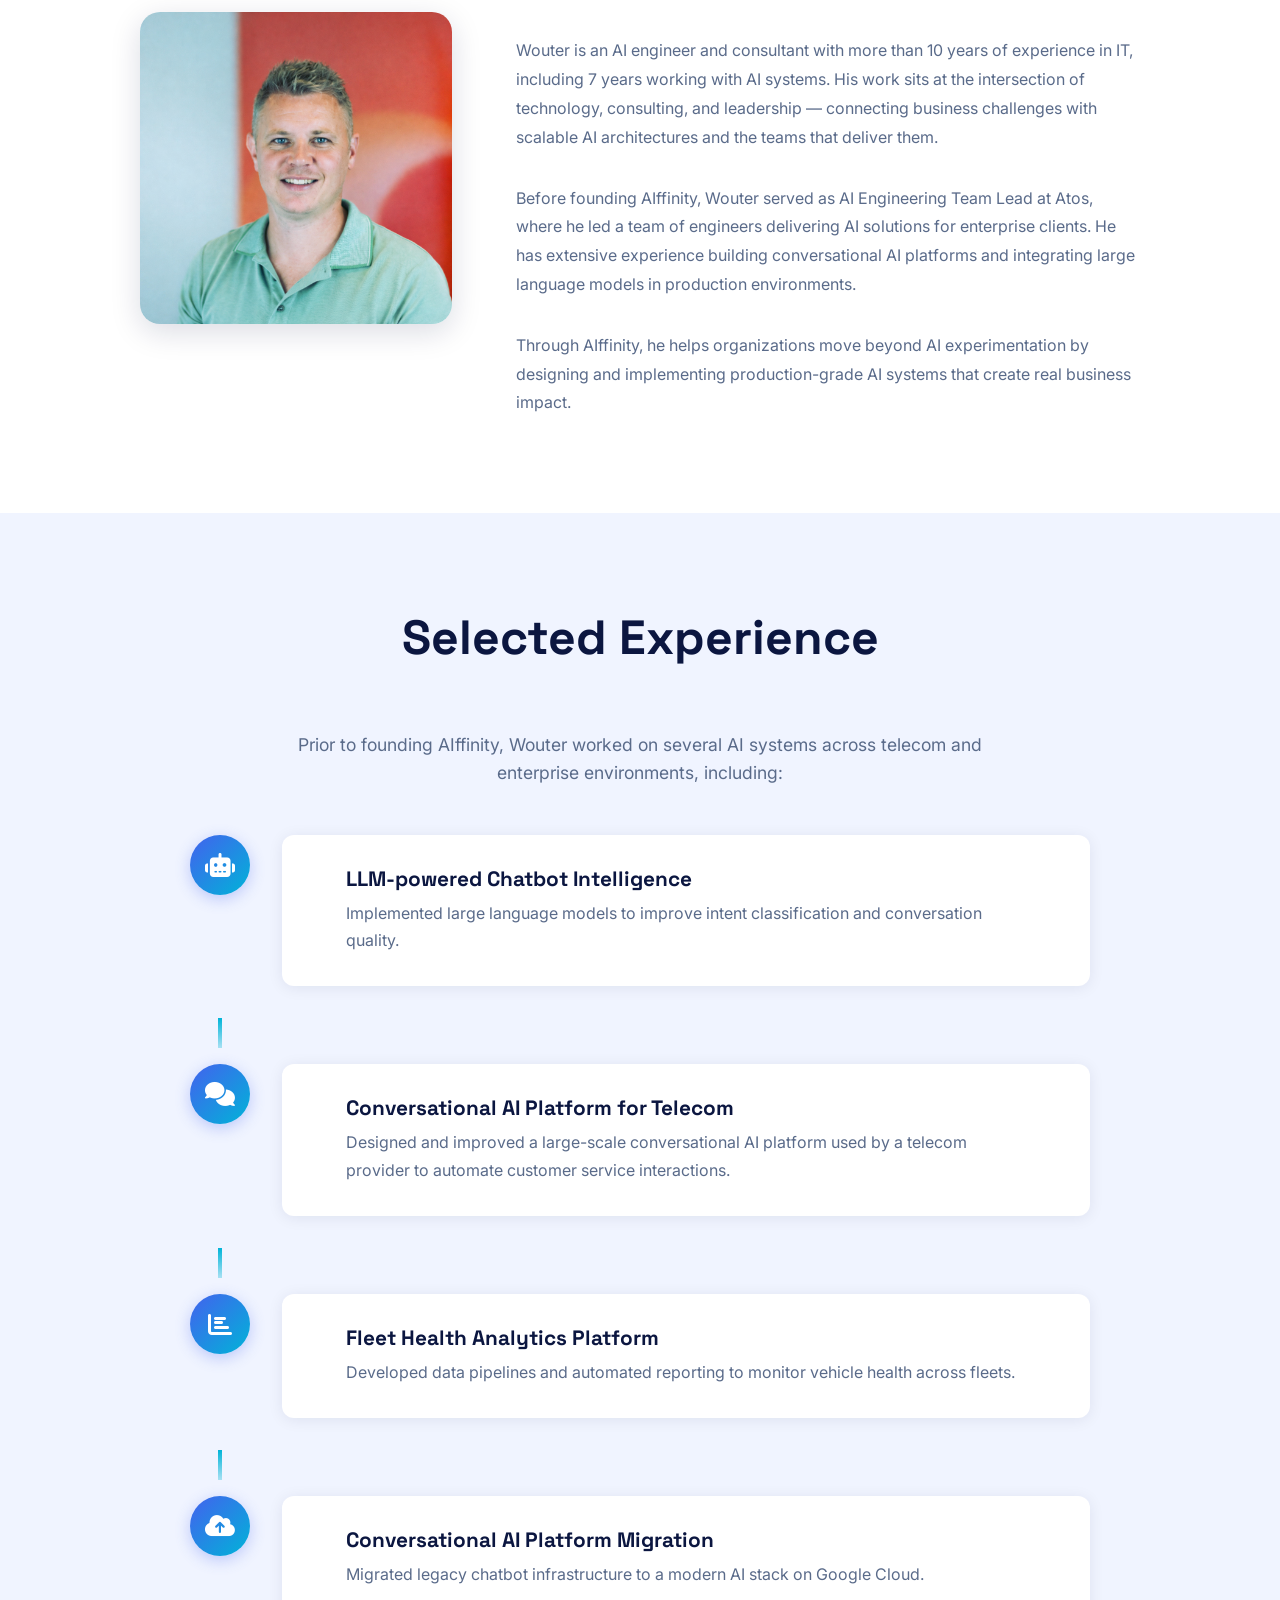
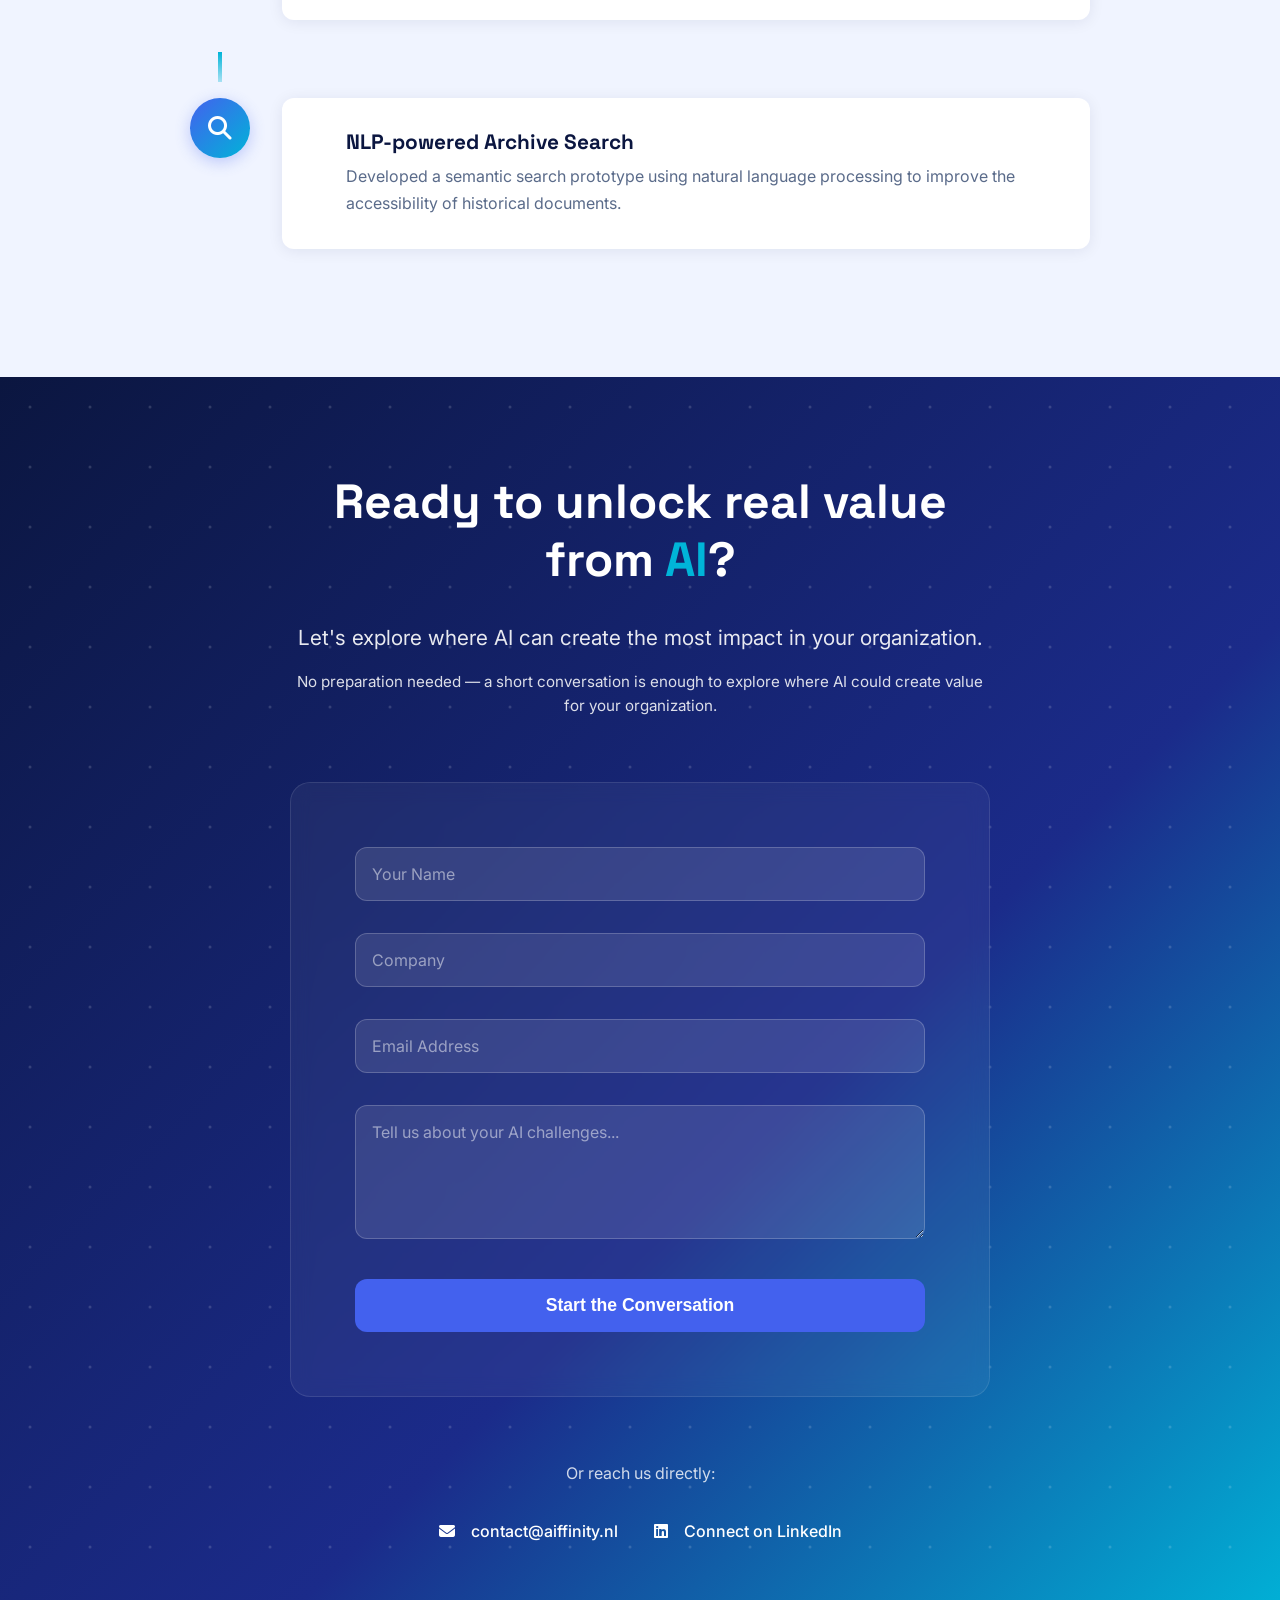
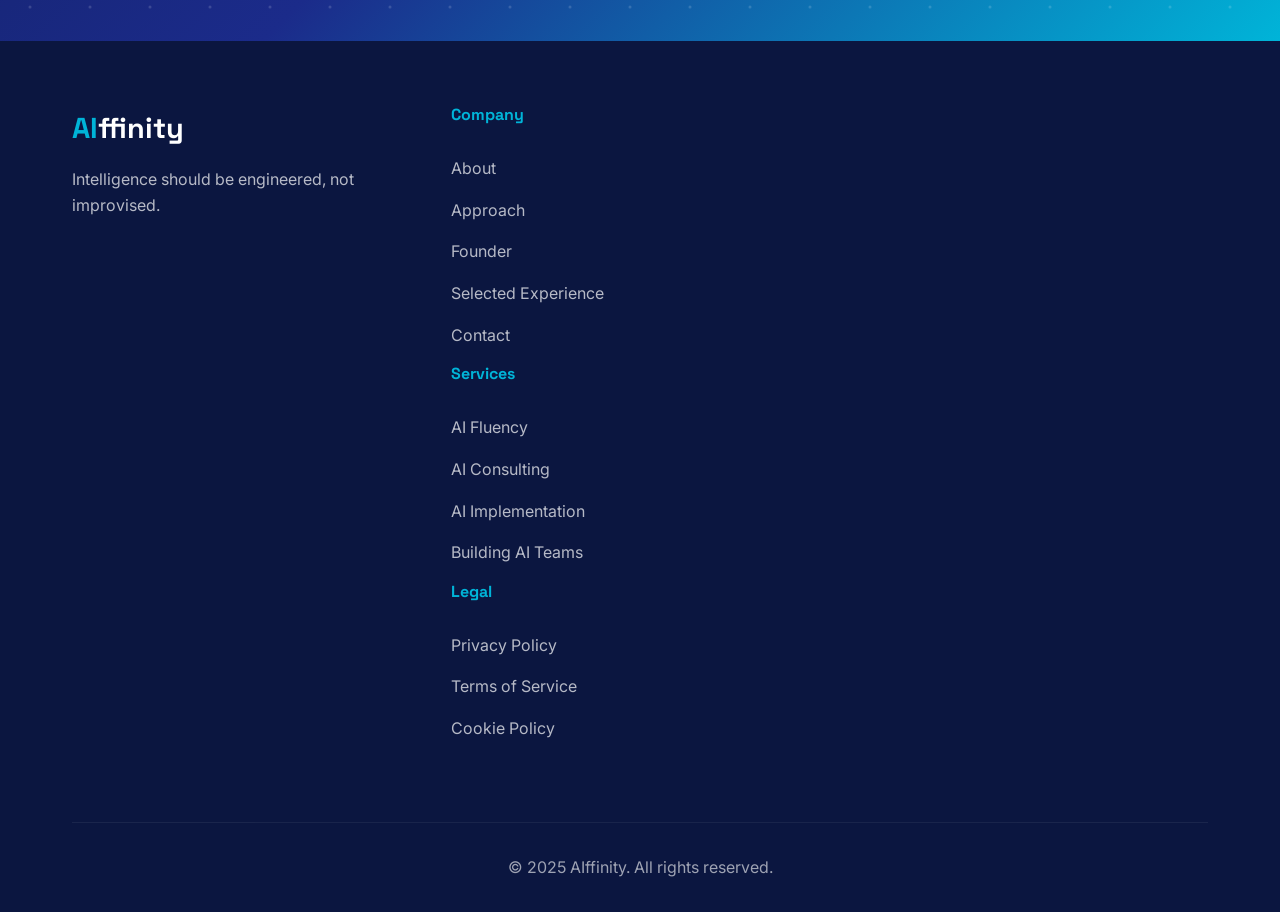
<file: nl/index.html>
<!DOCTYPE html>
<html lang="nl">
<head>
    <meta charset="UTF-8">
    <meta name="viewport" content="width=device-width, initial-scale=1.0">
    <meta name="description" content="AIffinity - Organisaties helpen van AI-experimentatie naar echte bedrijfswaarde. Diepgaande engineering ontmoet architecturaal denken.">
    <title>AIffinity - Intelligentie Moet Worden Ontworpen</title>
    <link rel="icon" type="image/png" href="../images/favicon.png">
    <link rel="apple-touch-icon" href="../images/favicon.png">
    <link rel="stylesheet" href="../css/style.css">
    <link rel="preconnect" href="https://fonts.googleapis.com">
    <link rel="preconnect" href="https://fonts.gstatic.com" crossorigin>
    <link href="https://fonts.googleapis.com/css2?family=Inter:wght@300;400;500;600;700;900&family=Space+Grotesk:wght@400;500;600;700&display=swap" rel="stylesheet">
    <link rel="stylesheet" href="https://cdn.jsdelivr.net/npm/@fortawesome/fontawesome-free@6.4.0/css/all.min.css">
</head>
<body>
    <!-- Navigation -->
    <nav class="navbar" id="navbar">
        <div class="container">
            <div class="nav-content">
                <div class="logo">
                    <span class="logo-ai">AI</span><span class="logo-ffinity">ffinity</span>
                </div>
                <div class="nav-menu" id="navMenu">
                    <a href="#about" class="nav-link">Waarom AIffinity</a>
                    <a href="#services" class="nav-link">Diensten</a>
                    <a href="#approach" class="nav-link">Aanpak</a>
                    <a href="#founder" class="nav-link">Over Ons</a>
                    <a href="#contact" class="nav-cta">Neem Contact Op</a>
                </div>
                <div class="language-toggle">
                    <button class="lang-btn active" data-lang="nl">NL</button>
                    <button class="lang-btn" data-lang="en">EN</button>
                </div>
                <button class="mobile-menu-toggle" id="mobileMenuToggle">
                    <span></span>
                    <span></span>
                    <span></span>
                </button>
            </div>
        </div>
    </nav>

    <!-- Hero Section -->
    <section class="hero" id="hero">
        <div class="hero-background">
            <svg class="neural-network" id="neuralNetwork"></svg>
        </div>
        <div class="container">
            <div class="hero-content fade-in">
                <h1 class="hero-title">
                    <span class="hero-line-1">AI is overal.</span>
                    <span class="hero-line-2">Echte implementatie is zeldzaam.</span>
                </h1>
                <p class="hero-subtitle">
                    <span class="logo-ai">AI</span>ffinity overbrugt de kloof — van AI-experimenten naar echte bedrijfswaarde.
                </p>
                <div class="hero-ctas">
                    <a href="#contact" class="btn-primary">Start het Gesprek</a>
                    <a href="#approach" class="btn-secondary">Onze Aanpak</a>
                </div>
            </div>
        </div>
        <div class="scroll-indicator">
            <div class="scroll-arrow"></div>
        </div>
    </section>

    <!-- Problem Statement Section -->
    <section class="problem-section" id="about">
        <div class="container">
            <h2 class="section-title">De meeste organisaties worstelen om verder te komen dan AI-experimentatie.</h2>
            <p style="text-align: center; font-size: 1.2rem; color: var(--color-text-secondary); margin-bottom: 3rem; max-width: 800px; margin-left: auto; margin-right: auto;">AI-initiatieven beginnen vaak met enthousiasme — maar vertalen zelden naar echte bedrijfswaarde.</p>
            <div class="problem-grid">
                <div class="problem-card fade-in-up">
                    <div class="problem-icon">
                        <i class="fas fa-flask"></i>
                    </div>
                    <h3>Eindeloze pilots</h3>
                    <p>Proof-of-concepts die nooit in productie komen.</p>
                </div>
                <div class="problem-card fade-in-up">
                    <div class="problem-icon">
                        <i class="fas fa-project-diagram"></i>
                    </div>
                    <h3>Gefragmenteerde initiatieven</h3>
                    <p>Teams experimenteren met AI, maar inspanningen blijven los van elkaar staan.</p>
                </div>
                <div class="problem-card fade-in-up">
                    <div class="problem-icon">
                        <i class="fas fa-tools"></i>
                    </div>
                    <h3>Ontbrekende capaciteiten</h3>
                    <p>Organisaties missen de vaardigheden, structuur en systemen die nodig zijn om AI op te schalen.</p>
                </div>
            </div>
            <div class="manifesto-statement">
                <p><strong>AIffinity helpt organisaties echte waarde uit AI halen.</strong></p>
                <p style="font-size: 1.1rem; margin-top: 1.5rem;">We maken teams vaardig, identificeren de juiste kansen, implementeren intelligente systemen, en bouwen de interne capaciteit om AI op te schalen.</p>
            </div>
        </div>
    </section>

    <!-- Services Section -->
    <section class="services-section" id="services">
        <div class="services-background">
            <svg class="services-pattern" id="servicesPattern"></svg>
        </div>
        <div class="container">
            <h2 class="section-title light">Wat We Doen</h2>
            <div class="services-grid">
                <div class="service-card glass-card fade-in-up">
                    <div class="service-icon">
                        <i class="fas fa-graduation-cap"></i>
                    </div>
                    <h3><span class="logo-ai">AI</span> Vaardigheid</h3>
                    <p><strong>Stel je mensen in staat effectief met AI te werken.</strong><br><br>We helpen teams begrijpen hoe AI hun dagelijks werk kan ondersteunen. Van praktische training tot hands-on use cases, medewerkers leren AI te gebruiken om tijd te besparen, kwaliteit te verbeteren en slimmer te werken.</p>
                </div>
                <div class="service-card glass-card fade-in-up">
                    <div class="service-icon">
                        <i class="fas fa-lightbulb"></i>
                    </div>
                    <h3><span class="logo-ai">AI</span> Consulting</h3>
                    <p><strong>Ontdek waar AI echte bedrijfswaarde kan creëren.</strong><br><br>We identificeren arbeidsintensieve processen en kansen waar AI werk kan automatiseren of besluitvorming kan ondersteunen. Het resultaat: een duidelijke roadmap van use cases die meetbare impact leveren.</p>
                </div>
                <div class="service-card glass-card fade-in-up">
                    <div class="service-icon">
                        <i class="fas fa-cogs"></i>
                    </div>
                    <h3><span class="logo-ai">AI</span> Implementatie</h3>
                    <p><strong>Zet AI-kansen om in werkende oplossingen.</strong><br><br>We ontwerpen en bouwen AI-systemen die repetitieve taken automatiseren en bedrijfsprocessen verbeteren. Van prototype tot productie, we zorgen dat oplossingen echte operationele waarde leveren.</p>
                </div>
                <div class="service-card glass-card fade-in-up">
                    <div class="service-icon">
                        <i class="fas fa-users"></i>
                    </div>
                    <h3><span class="logo-ai">AI</span>-teams Opbouwen</h3>
                    <p><strong>Bouw je interne AI-team.</strong><br><br>AIffinity helpt organisaties AI-ontwikkeling kickstarten door vroege oplossingen te leveren terwijl we de opbouw van interne AI-teams ondersteunen.</p>
                </div>
            </div>
        </div>
    </section>

    <!-- Approach Section -->
    <section class="approach-section" id="approach">
        <div class="container">
            <h2 class="section-title">Onze Aanpak</h2>
            <div class="approach-timeline">
                <div class="approach-step fade-in-up">
                    <div class="step-number">01</div>
                    <div class="step-content">
                        <div class="step-icon">
                            <i class="fas fa-search"></i>
                        </div>
                        <h3>Diagnose</h3>
                        <p><strong>Begrijp waar AI de meeste waarde kan creëren.</strong><br><br>We beoordelen je huidige processen, AI-volwassenheid en kansen. Het doel is simpel: identificeren waar AI de grootste bedrijfsimpact kan genereren.</p>
                    </div>
                </div>
                <div class="approach-connector"></div>
                <div class="approach-step fade-in-up">
                    <div class="step-number">02</div>
                    <div class="step-content">
                        <div class="step-icon">
                            <i class="fas fa-map-marked-alt"></i>
                        </div>
                        <h3>Kansen Definiëren</h3>
                        <p><strong>Vertaal inzichten naar een duidelijke AI-roadmap.</strong><br><br>Op basis van de diagnose identificeren we de meest veelbelovende use cases en bepalen we de beste weg vooruit — van AI-adoptie door medewerkers tot procesautomatisering of strategische initiatieven.</p>
                    </div>
                </div>
                <div class="approach-connector"></div>
                <div class="approach-step fade-in-up">
                    <div class="step-number">03</div>
                    <div class="step-content">
                        <div class="step-icon">
                            <i class="fas fa-rocket"></i>
                        </div>
                        <h3>Oplossingen Uitvoeren</h3>
                        <p><strong>Lever de capaciteiten die waarde genereren.</strong><br><br>Afhankelijk van je behoeften ondersteunt AIffinity je organisatie door AI-consulting, ontwikkeling van oplossingen, of implementatie van intelligente systemen.</p>
                    </div>
                </div>
                <div class="approach-connector"></div>
                <div class="approach-step fade-in-up">
                    <div class="step-number">04</div>
                    <div class="step-content">
                        <div class="step-icon">
                            <i class="fas fa-chart-line"></i>
                        </div>
                        <h3>Mogelijk Maken & Opschalen</h3>
                        <p><strong>Bouw langetermijn AI-capaciteit.</strong><br><br>We helpen je organisatie AI-adoptie op te schalen door interne expertise te ontwikkelen, teams te enablen, en de opbouw van interne AI-capaciteiten te ondersteunen.</p>
                    </div>
                </div>
            </div>
        </div>
    </section>

    <!-- Manifesto Section -->
    <section class="manifesto-section">
        <div class="manifesto-background"></div>
        <div class="container">
            <div class="manifesto-content fade-in">
                <blockquote class="manifesto-quote">
                    De toekomst wordt niet gebouwd door wie experimenteert met <span class="logo-ai">AI</span> — maar door wie het omzet in echte waarde.
                </blockquote>
                <p class="manifesto-text">
                    AIffinity is gebaseerd op een simpel principe: <strong>intelligentie moet impact creëren, niet alleen experimentatie.</strong><br><br>
                    In een wereld overspoeld met AI-hype, worstelen veel organisaties om verder te komen dan pilots en proof-of-concepts. Beloftes zijn hoog. Echte impact blijft beperkt.<br><br>
                    <strong>AIffinity helpt organisaties die kloof te overbruggen.</strong>
                </p>
            </div>
        </div>
    </section>

    <!-- Founder Section -->
    <section class="founder-section" id="founder">
        <div class="container">
            <div class="founder-content">
                <div class="founder-image fade-in-up">
                    <img src="../images/wouter-bloupot.png" alt="Wouter Bloupot - Oprichter van AIffinity">
                </div>
                <div class="founder-bio fade-in-up">
                    <h3>Wouter Bloupot</h3>
                    <p class="founder-title">Oprichter van AIffinity</p>
                    <p class="founder-description">
                        Wouter is een AI-engineer en consultant met meer dan 10 jaar ervaring in IT, waarvan 7 jaar werken met AI-systemen. Zijn werk bevindt zich op het snijvlak van technologie, consulting en leiderschap — het verbinden van zakelijke uitdagingen met schaalbare AI-architecturen en de teams die deze leveren.
                    </p>
                    <p class="founder-description">
                        Voordat hij AIffinity oprichtte, was Wouter AI Engineering Team Lead bij Atos, waar hij een team van engineers leidde die AI-oplossingen leverden voor enterprise klanten. Hij heeft uitgebreide ervaring met het bouwen van conversational AI-platforms en het integreren van large language models in productieomgevingen.
                    </p>
                    <p class="founder-description">
                        Via AIffinity helpt hij organisaties verder te komen dan AI-experimentatie door production-grade AI-systemen te ontwerpen en implementeren die echte bedrijfsimpact creëren.
                    </p>
                </div>
            </div>
        </div>
    </section>

    <!-- Experience Section -->
    <section class="experience-section" id="experience">
        <div class="container">
            <h2 class="section-title">Geselecteerde Ervaring</h2>
            <p style="text-align: center; font-size: 1.1rem; color: var(--color-text-secondary); margin-bottom: 3rem; max-width: 700px; margin-left: auto; margin-right: auto;">Voordat hij AIffinity oprichtte, werkte Wouter aan verschillende AI-systemen in telecom en enterprise omgevingen, waaronder:</p>
            <div class="experience-timeline">
                <div class="experience-item fade-in-up">
                    <div class="experience-icon">
                        <i class="fas fa-robot"></i>
                    </div>
                    <div class="experience-content">
                        <h3>LLM-aangedreven Chatbot Intelligentie</h3>
                        <p>Implementatie van large language models om intent classificatie en gesprekskwaliteit te verbeteren.</p>
                    </div>
                </div>
                <div class="experience-connector"></div>
                <div class="experience-item fade-in-up">
                    <div class="experience-icon">
                        <i class="fas fa-comments"></i>
                    </div>
                    <div class="experience-content">
                        <h3>Conversational AI Platform voor Telecom</h3>
                        <p>Ontwerp en verbetering van een grootschalig conversational AI-platform gebruikt door een telecomprovider om klantenservice-interacties te automatiseren.</p>
                    </div>
                </div>
                <div class="experience-connector"></div>
                <div class="experience-item fade-in-up">
                    <div class="experience-icon">
                        <i class="fas fa-chart-bar"></i>
                    </div>
                    <div class="experience-content">
                        <h3>Fleet Health Analytics Platform</h3>
                        <p>Ontwikkeling van data pipelines en geautomatiseerde rapportage om voertuigconditie te monitoren over wagenparken.</p>
                    </div>
                </div>
                <div class="experience-connector"></div>
                <div class="experience-item fade-in-up">
                    <div class="experience-icon">
                        <i class="fas fa-cloud-upload-alt"></i>
                    </div>
                    <div class="experience-content">
                        <h3>Conversational AI Platform Migratie</h3>
                        <p>Migratie van legacy chatbot infrastructuur naar een moderne AI-stack op Google Cloud.</p>
                    </div>
                </div>
                <div class="experience-connector"></div>
                <div class="experience-item fade-in-up">
                    <div class="experience-icon">
                        <i class="fas fa-search"></i>
                    </div>
                    <div class="experience-content">
                        <h3>NLP-aangedreven Archief Zoeken</h3>
                        <p>Ontwikkeling van een semantisch zoek prototype met natural language processing om de toegankelijkheid van historische documenten te verbeteren.</p>
                    </div>
                </div>
            </div>
        </div>
    </section>

    <!-- Case Studies Section - COMMENTED OUT FOR NOW -->
    <!-- To reactivate: Remove the comment tags around this section
    <section class="case-studies-section" id="case-studies">
        <div class="container">
            <h2 class="section-title">Built for Impact</h2>
            <div class="case-studies-grid">
                <div class="case-study-card fade-in-up">
                    <div class="case-tag">Financial Services</div>
                    <h3>From Manual to Intelligent</h3>
                    <p>Replaced fragmented RPA pilots with a unified AI architecture for document processing and fraud detection.</p>
                    <div class="case-metric">
                        <span class="metric-number">87%</span>
                        <span class="metric-label">Reduction in manual processing</span>
                    </div>
                    <a href="#contact" class="case-link">Read More <i class="fas fa-arrow-right"></i></a>
                </div>
                <div class="case-study-card fade-in-up">
                    <div class="case-tag">Healthcare</div>
                    <h3>Production-Ready Diagnostics</h3>
                    <p>Built compliant AI diagnostic system with HIPAA-aligned governance framework and real-time inference pipeline.</p>
                    <div class="case-metric">
                        <span class="metric-number">4 months</span>
                        <span class="metric-label">From prototype to production</span>
                    </div>
                    <a href="#contact" class="case-link">Read More <i class="fas fa-arrow-right"></i></a>
                </div>
                <div class="case-study-card fade-in-up">
                    <div class="case-tag">Logistics</div>
                    <h3>Scalable Route Optimization</h3>
                    <p>Designed and deployed ML-powered logistics platform processing 2M+ routes daily with real-time adaptation.</p>
                    <div class="case-metric">
                        <span class="metric-number">31%</span>
                        <span class="metric-label">Improvement in delivery efficiency</span>
                    </div>
                    <a href="#contact" class="case-link">Read More <i class="fas fa-arrow-right"></i></a>
                </div>
            </div>
        </div>
    </section>
    -->

    <!-- Contact Section -->
    <section class="contact-section" id="contact">
        <div class="contact-background"></div>
        <div class="container">
            <div class="contact-content">
                <div class="contact-text fade-in">
                    <h2>Klaar om echte waarde uit <span class="logo-ai">AI</span> te halen?</h2>
                    <p>Laten we verkennen waar AI de meeste impact kan creëren in jouw organisatie.</p>
                    <p style="font-size: 0.95rem; opacity: 0.85; margin-top: 1rem;">Geen voorbereiding nodig — een kort gesprek is genoeg om te verkennen waar AI waarde kan creëren voor jouw organisatie.</p>
                </div>
                <form class="contact-form fade-in-up" name="contact" method="POST" data-netlify="true" netlify-honeypot="bot-field">
                    <input type="hidden" name="form-name" value="contact">
                    <!-- Honeypot field for spam protection -->
                    <p style="display: none;">
                        <label>Don't fill this out if you're human: <input name="bot-field" /></label>
                    </p>
                    <div class="form-group">
                        <input type="text" id="name" name="name" placeholder="Jouw Naam" required>
                    </div>
                    <div class="form-group">
                        <input type="text" id="company" name="company" placeholder="Bedrijf" required>
                    </div>
                    <div class="form-group">
                        <input type="email" id="email" name="email" placeholder="E-mailadres" required>
                    </div>
                    <div class="form-group">
                        <textarea id="message" name="message" rows="5" placeholder="Vertel ons over je AI-uitdagingen..." required></textarea>
                    </div>
                    <button type="submit" class="btn-primary">Start het Gesprek</button>
                </form>
                <div class="contact-alternative">
                    <p>Of neem direct contact op:</p>
                    <a href="mailto:contact@aiffinity.nl" class="contact-email">
                        <i class="fas fa-envelope"></i> contact@aiffinity.nl
                    </a>
                    <a href="https://linkedin.com" target="_blank" class="contact-linkedin">
                        <i class="fab fa-linkedin"></i> Verbind op LinkedIn
                    </a>
                </div>
            </div>
        </div>
    </section>

    <!-- Footer -->
    <footer class="footer">
        <div class="container">
            <div class="footer-content">
                <div class="footer-brand">
                    <div class="logo footer-logo">
                        <span class="logo-ai">AI</span><span class="logo-ffinity">ffinity</span>
                    </div>
                    <p class="footer-tagline">Intelligentie moet worden ontworpen, niet geïmproviseerd.</p>
                </div>
                <div class="footer-links">
                    <div class="footer-column">
                        <h4>Bedrijf</h4>
                        <a href="#about">Over</a>
                        <a href="#approach">Aanpak</a>
                        <a href="#founder">Oprichter</a>
                        <a href="#experience">Geselecteerde Ervaring</a>
                        <a href="#contact">Contact</a>
                    </div>
                    <div class="footer-column">
                        <h4>Diensten</h4>
                        <a href="#services">AI Vaardigheid</a>
                        <a href="#services">AI Consulting</a>
                        <a href="#services">AI Implementatie</a>
                        <a href="#services">AI-teams Opbouwen</a>
                    </div>
                    <div class="footer-column">
                        <h4>Juridisch</h4>
                        <a href="#">Privacybeleid</a>
                        <a href="#">Algemene Voorwaarden</a>
                        <a href="#">Cookiebeleid</a>
                    </div>
                </div>
            </div>
            <div class="footer-bottom">
                <p>&copy; 2025 AIffinity. Alle rechten voorbehouden.</p>
            </div>
        </div>
    </footer>

    <script src="../js/main.js"></script>
    <script src="../js/language-switcher.js"></script>
</body>
</html>
</file>
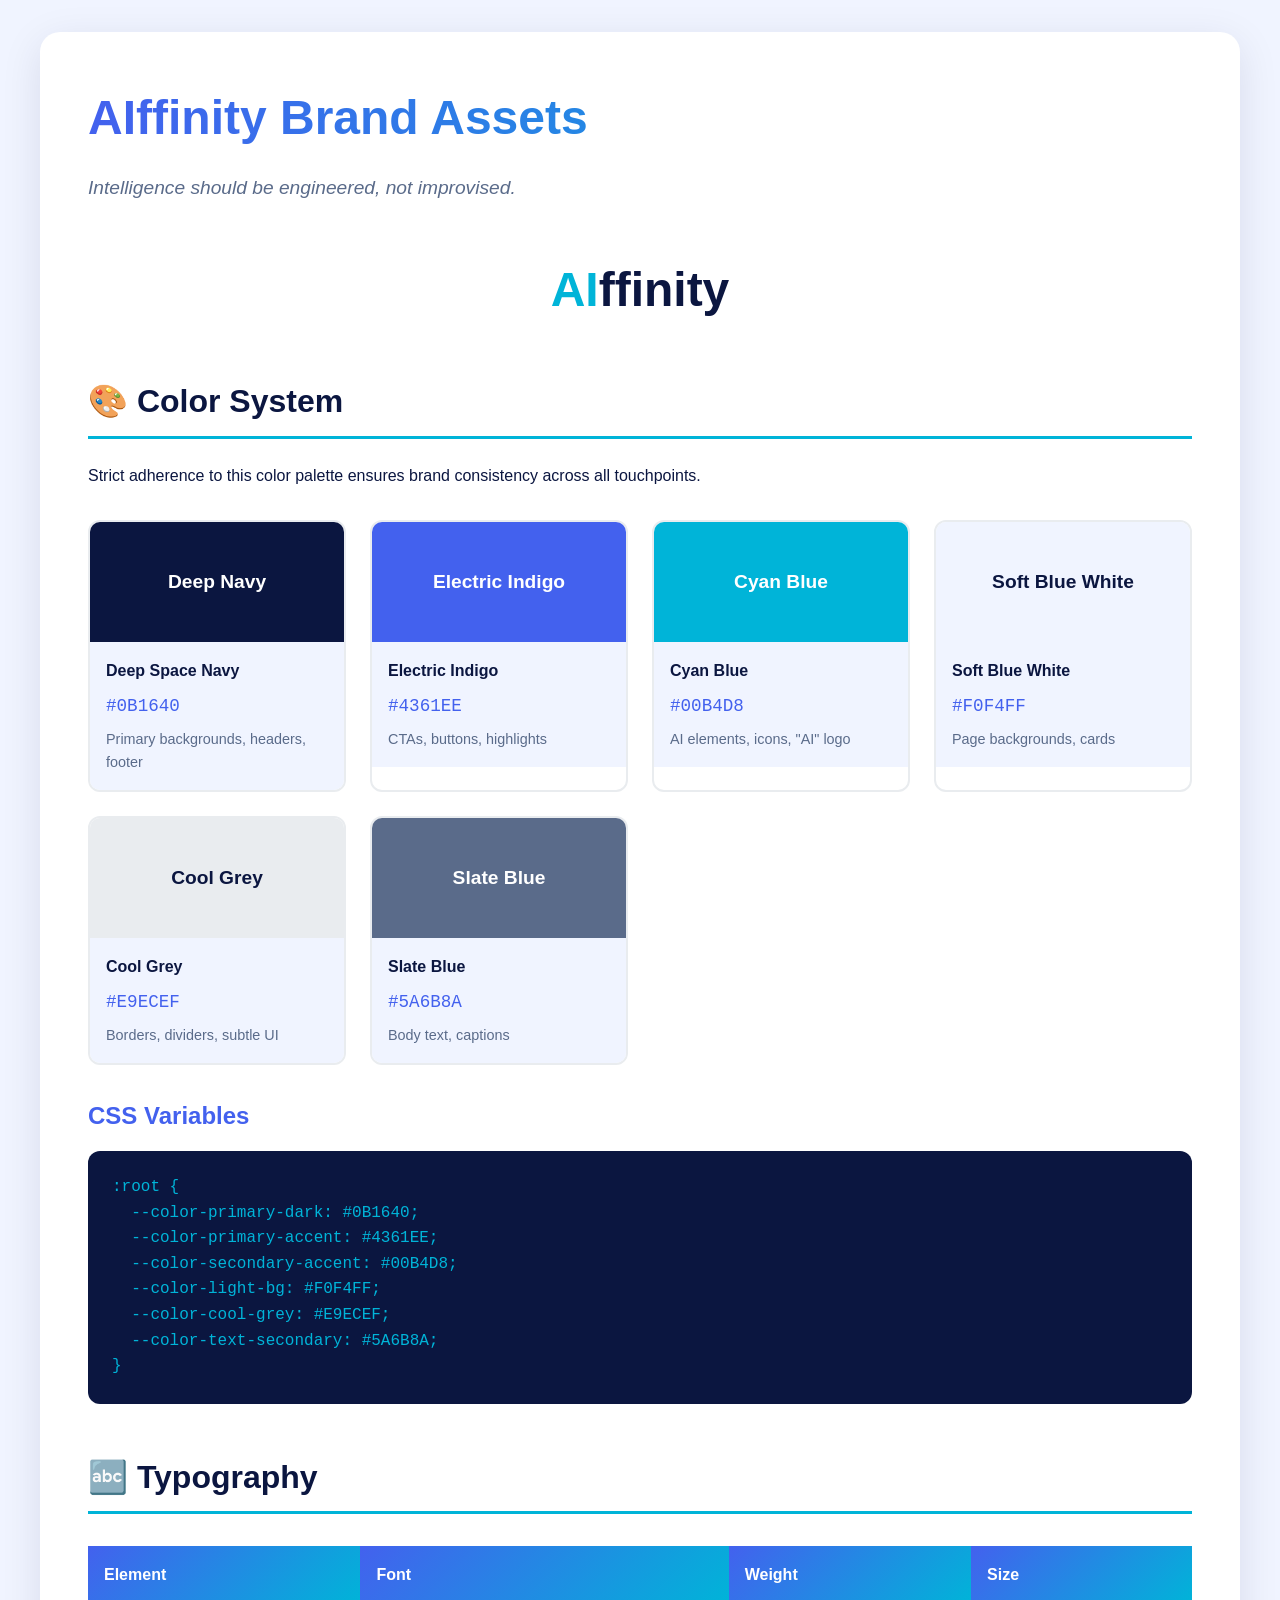
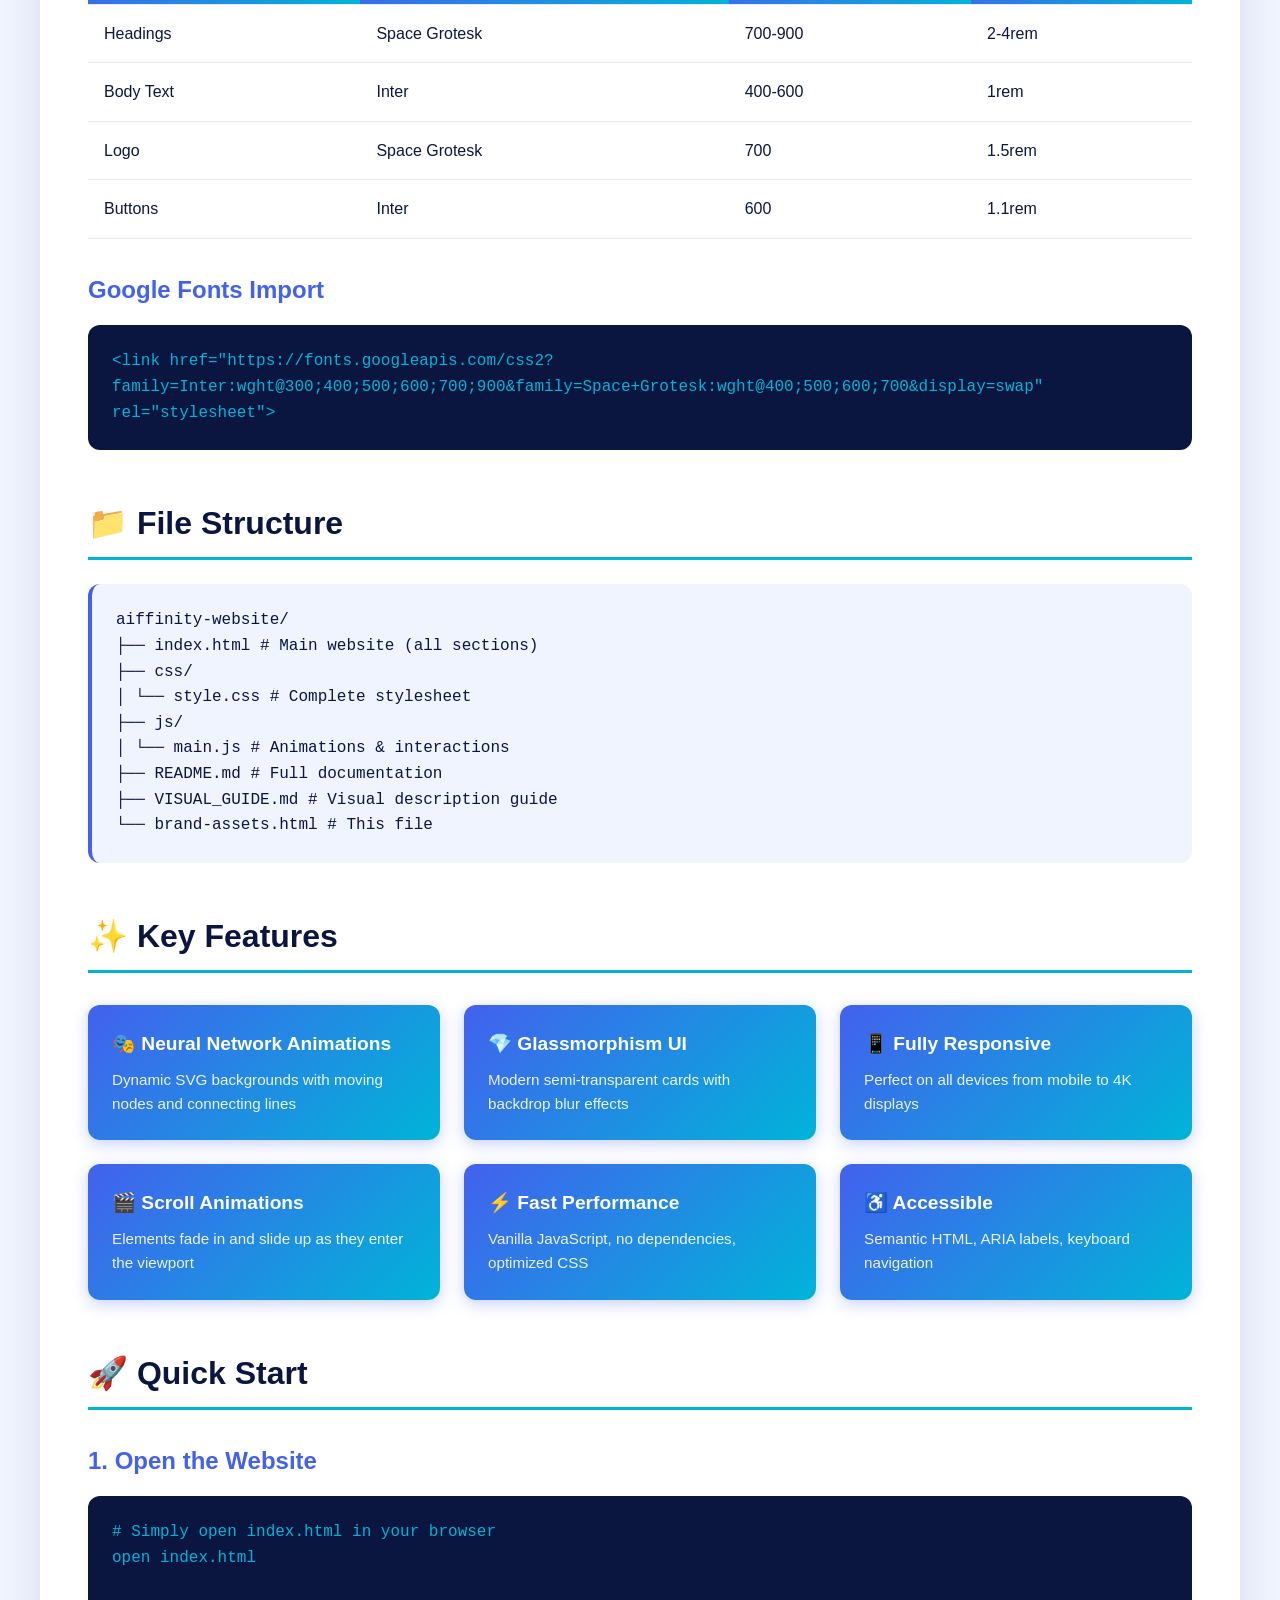
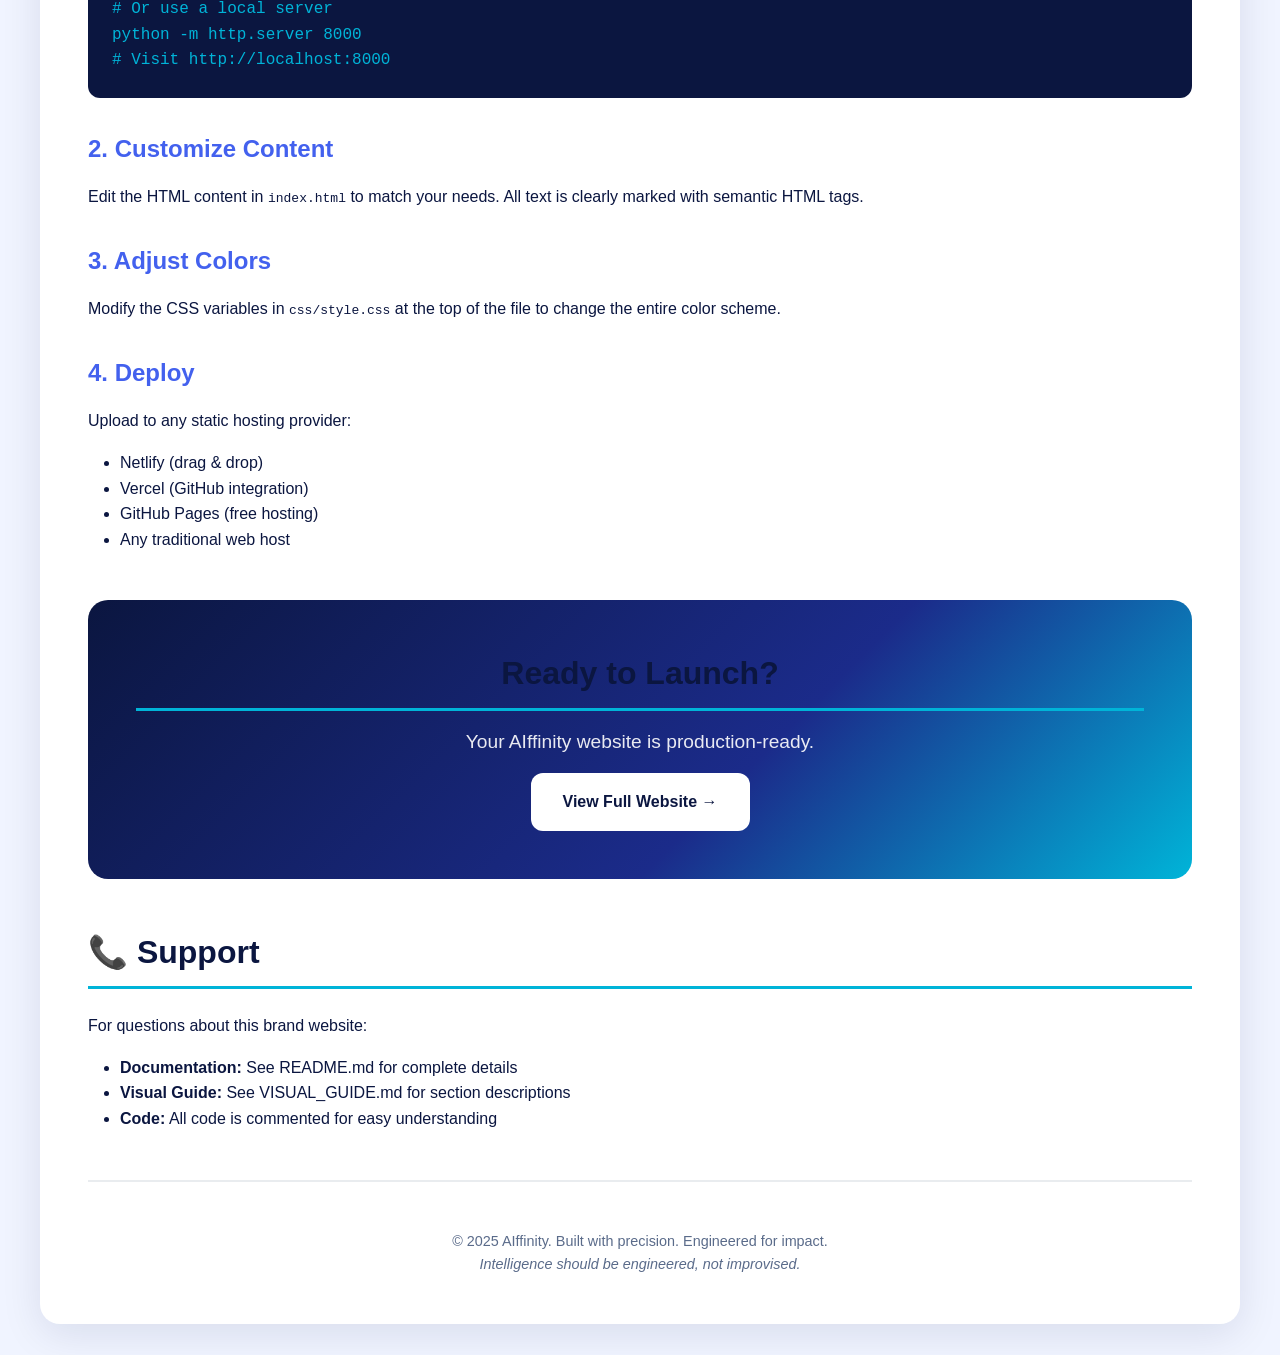
<file: brand-assets.html>
<!DOCTYPE html>
<html lang="en">
<head>
    <meta charset="UTF-8">
    <meta name="viewport" content="width=device-width, initial-scale=1.0">
    <title>AIffinity Brand Assets - Quick Reference</title>
    <style>
        * {
            margin: 0;
            padding: 0;
            box-sizing: border-box;
        }
        
        body {
            font-family: 'Inter', -apple-system, BlinkMacSystemFont, sans-serif;
            line-height: 1.6;
            color: #0B1640;
            background: #F0F4FF;
            padding: 2rem;
        }
        
        .container {
            max-width: 1200px;
            margin: 0 auto;
            background: white;
            padding: 3rem;
            border-radius: 20px;
            box-shadow: 0 10px 40px rgba(11, 22, 64, 0.1);
        }
        
        h1 {
            font-size: 3rem;
            margin-bottom: 1rem;
            background: linear-gradient(90deg, #4361EE 0%, #00B4D8 100%);
            -webkit-background-clip: text;
            -webkit-text-fill-color: transparent;
            background-clip: text;
        }
        
        .tagline {
            font-size: 1.2rem;
            color: #5A6B8A;
            margin-bottom: 3rem;
            font-style: italic;
        }
        
        h2 {
            font-size: 2rem;
            margin: 3rem 0 1.5rem;
            color: #0B1640;
            border-bottom: 3px solid #00B4D8;
            padding-bottom: 0.5rem;
        }
        
        h3 {
            font-size: 1.5rem;
            margin: 2rem 0 1rem;
            color: #4361EE;
        }
        
        .color-grid {
            display: grid;
            grid-template-columns: repeat(auto-fit, minmax(250px, 1fr));
            gap: 1.5rem;
            margin: 2rem 0;
        }
        
        .color-card {
            border: 2px solid #E9ECEF;
            border-radius: 12px;
            overflow: hidden;
            transition: all 0.3s ease;
        }
        
        .color-card:hover {
            transform: translateY(-5px);
            box-shadow: 0 10px 30px rgba(0, 0, 0, 0.1);
        }
        
        .color-swatch {
            height: 120px;
            display: flex;
            align-items: center;
            justify-content: center;
            color: white;
            font-weight: bold;
            font-size: 1.2rem;
        }
        
        .color-info {
            padding: 1rem;
            background: #F0F4FF;
        }
        
        .color-name {
            font-weight: bold;
            margin-bottom: 0.5rem;
            color: #0B1640;
        }
        
        .color-hex {
            font-family: 'Courier New', monospace;
            color: #4361EE;
            font-size: 1.1rem;
            margin-bottom: 0.5rem;
        }
        
        .color-usage {
            font-size: 0.9rem;
            color: #5A6B8A;
        }
        
        .code-block {
            background: #0B1640;
            color: #00B4D8;
            padding: 1.5rem;
            border-radius: 12px;
            overflow-x: auto;
            font-family: 'Courier New', monospace;
            margin: 1rem 0;
        }
        
        .file-tree {
            background: #F0F4FF;
            padding: 1.5rem;
            border-radius: 12px;
            font-family: 'Courier New', monospace;
            border-left: 4px solid #4361EE;
        }
        
        .feature-list {
            display: grid;
            grid-template-columns: repeat(auto-fit, minmax(300px, 1fr));
            gap: 1.5rem;
            margin: 2rem 0;
        }
        
        .feature-item {
            background: linear-gradient(135deg, #4361EE 0%, #00B4D8 100%);
            color: white;
            padding: 1.5rem;
            border-radius: 12px;
            box-shadow: 0 4px 15px rgba(67, 97, 238, 0.3);
        }
        
        .feature-item h4 {
            margin-bottom: 0.5rem;
            font-size: 1.2rem;
        }
        
        .feature-item p {
            font-size: 0.95rem;
            opacity: 0.9;
        }
        
        .cta-section {
            background: linear-gradient(135deg, #0B1640 0%, #1B2B8A 60%, #00B4D8 100%);
            color: white;
            padding: 3rem;
            border-radius: 20px;
            text-align: center;
            margin: 3rem 0;
        }
        
        .cta-button {
            display: inline-block;
            background: white;
            color: #0B1640;
            padding: 1rem 2rem;
            border-radius: 12px;
            text-decoration: none;
            font-weight: bold;
            margin-top: 1rem;
            transition: all 0.3s ease;
        }
        
        .cta-button:hover {
            transform: translateY(-3px);
            box-shadow: 0 10px 30px rgba(255, 255, 255, 0.3);
        }
        
        .logo-demo {
            font-size: 3rem;
            font-weight: bold;
            text-align: center;
            margin: 2rem 0;
        }
        
        .logo-ai {
            color: #00B4D8;
        }
        
        .logo-ffinity {
            color: #0B1640;
        }
        
        table {
            width: 100%;
            border-collapse: collapse;
            margin: 2rem 0;
        }
        
        th, td {
            padding: 1rem;
            text-align: left;
            border-bottom: 1px solid #E9ECEF;
        }
        
        th {
            background: linear-gradient(135deg, #4361EE 0%, #00B4D8 100%);
            color: white;
            font-weight: bold;
        }
        
        tr:hover {
            background: #F0F4FF;
        }
    </style>
</head>
<body>
    <div class="container">
        <h1>AIffinity Brand Assets</h1>
        <p class="tagline">Intelligence should be engineered, not improvised.</p>
        
        <div class="logo-demo">
            <span class="logo-ai">AI</span><span class="logo-ffinity">ffinity</span>
        </div>
        
        <h2>🎨 Color System</h2>
        <p>Strict adherence to this color palette ensures brand consistency across all touchpoints.</p>
        
        <div class="color-grid">
            <div class="color-card">
                <div class="color-swatch" style="background: #0B1640;">
                    Deep Navy
                </div>
                <div class="color-info">
                    <div class="color-name">Deep Space Navy</div>
                    <div class="color-hex">#0B1640</div>
                    <div class="color-usage">Primary backgrounds, headers, footer</div>
                </div>
            </div>
            
            <div class="color-card">
                <div class="color-swatch" style="background: #4361EE;">
                    Electric Indigo
                </div>
                <div class="color-info">
                    <div class="color-name">Electric Indigo</div>
                    <div class="color-hex">#4361EE</div>
                    <div class="color-usage">CTAs, buttons, highlights</div>
                </div>
            </div>
            
            <div class="color-card">
                <div class="color-swatch" style="background: #00B4D8;">
                    Cyan Blue
                </div>
                <div class="color-info">
                    <div class="color-name">Cyan Blue</div>
                    <div class="color-hex">#00B4D8</div>
                    <div class="color-usage">AI elements, icons, "AI" logo</div>
                </div>
            </div>
            
            <div class="color-card">
                <div class="color-swatch" style="background: #F0F4FF; color: #0B1640;">
                    Soft Blue White
                </div>
                <div class="color-info">
                    <div class="color-name">Soft Blue White</div>
                    <div class="color-hex">#F0F4FF</div>
                    <div class="color-usage">Page backgrounds, cards</div>
                </div>
            </div>
            
            <div class="color-card">
                <div class="color-swatch" style="background: #E9ECEF; color: #0B1640;">
                    Cool Grey
                </div>
                <div class="color-info">
                    <div class="color-name">Cool Grey</div>
                    <div class="color-hex">#E9ECEF</div>
                    <div class="color-usage">Borders, dividers, subtle UI</div>
                </div>
            </div>
            
            <div class="color-card">
                <div class="color-swatch" style="background: #5A6B8A;">
                    Slate Blue
                </div>
                <div class="color-info">
                    <div class="color-name">Slate Blue</div>
                    <div class="color-hex">#5A6B8A</div>
                    <div class="color-usage">Body text, captions</div>
                </div>
            </div>
        </div>
        
        <h3>CSS Variables</h3>
        <div class="code-block">
:root {<br>
&nbsp;&nbsp;--color-primary-dark: #0B1640;<br>
&nbsp;&nbsp;--color-primary-accent: #4361EE;<br>
&nbsp;&nbsp;--color-secondary-accent: #00B4D8;<br>
&nbsp;&nbsp;--color-light-bg: #F0F4FF;<br>
&nbsp;&nbsp;--color-cool-grey: #E9ECEF;<br>
&nbsp;&nbsp;--color-text-secondary: #5A6B8A;<br>
}
        </div>
        
        <h2>🔤 Typography</h2>
        
        <table>
            <thead>
                <tr>
                    <th>Element</th>
                    <th>Font</th>
                    <th>Weight</th>
                    <th>Size</th>
                </tr>
            </thead>
            <tbody>
                <tr>
                    <td>Headings</td>
                    <td>Space Grotesk</td>
                    <td>700-900</td>
                    <td>2-4rem</td>
                </tr>
                <tr>
                    <td>Body Text</td>
                    <td>Inter</td>
                    <td>400-600</td>
                    <td>1rem</td>
                </tr>
                <tr>
                    <td>Logo</td>
                    <td>Space Grotesk</td>
                    <td>700</td>
                    <td>1.5rem</td>
                </tr>
                <tr>
                    <td>Buttons</td>
                    <td>Inter</td>
                    <td>600</td>
                    <td>1.1rem</td>
                </tr>
            </tbody>
        </table>
        
        <h3>Google Fonts Import</h3>
        <div class="code-block">
&lt;link href="https://fonts.googleapis.com/css2?family=Inter:wght@300;400;500;600;700;900&family=Space+Grotesk:wght@400;500;600;700&display=swap" rel="stylesheet"&gt;
        </div>
        
        <h2>📁 File Structure</h2>
        
        <div class="file-tree">
aiffinity-website/<br>
├── index.html           # Main website (all sections)<br>
├── css/<br>
│   └── style.css        # Complete stylesheet<br>
├── js/<br>
│   └── main.js          # Animations & interactions<br>
├── README.md            # Full documentation<br>
├── VISUAL_GUIDE.md      # Visual description guide<br>
└── brand-assets.html    # This file
        </div>
        
        <h2>✨ Key Features</h2>
        
        <div class="feature-list">
            <div class="feature-item">
                <h4>🎭 Neural Network Animations</h4>
                <p>Dynamic SVG backgrounds with moving nodes and connecting lines</p>
            </div>
            <div class="feature-item">
                <h4>💎 Glassmorphism UI</h4>
                <p>Modern semi-transparent cards with backdrop blur effects</p>
            </div>
            <div class="feature-item">
                <h4>📱 Fully Responsive</h4>
                <p>Perfect on all devices from mobile to 4K displays</p>
            </div>
            <div class="feature-item">
                <h4>🎬 Scroll Animations</h4>
                <p>Elements fade in and slide up as they enter the viewport</p>
            </div>
            <div class="feature-item">
                <h4>⚡ Fast Performance</h4>
                <p>Vanilla JavaScript, no dependencies, optimized CSS</p>
            </div>
            <div class="feature-item">
                <h4>♿ Accessible</h4>
                <p>Semantic HTML, ARIA labels, keyboard navigation</p>
            </div>
        </div>
        
        <h2>🚀 Quick Start</h2>
        
        <h3>1. Open the Website</h3>
        <div class="code-block">
# Simply open index.html in your browser<br>
open index.html<br>
<br>
# Or use a local server<br>
python -m http.server 8000<br>
# Visit http://localhost:8000
        </div>
        
        <h3>2. Customize Content</h3>
        <p>Edit the HTML content in <code>index.html</code> to match your needs. All text is clearly marked with semantic HTML tags.</p>
        
        <h3>3. Adjust Colors</h3>
        <p>Modify the CSS variables in <code>css/style.css</code> at the top of the file to change the entire color scheme.</p>
        
        <h3>4. Deploy</h3>
        <p>Upload to any static hosting provider:</p>
        <ul style="margin-left: 2rem; margin-top: 1rem;">
            <li>Netlify (drag & drop)</li>
            <li>Vercel (GitHub integration)</li>
            <li>GitHub Pages (free hosting)</li>
            <li>Any traditional web host</li>
        </ul>
        
        <div class="cta-section">
            <h2 style="margin: 0 0 1rem 0;">Ready to Launch?</h2>
            <p style="font-size: 1.2rem; opacity: 0.9;">Your AIffinity website is production-ready.</p>
            <a href="index.html" class="cta-button">View Full Website →</a>
        </div>
        
        <h2>📞 Support</h2>
        <p>For questions about this brand website:</p>
        <ul style="margin-left: 2rem; margin-top: 1rem; margin-bottom: 2rem;">
            <li><strong>Documentation:</strong> See README.md for complete details</li>
            <li><strong>Visual Guide:</strong> See VISUAL_GUIDE.md for section descriptions</li>
            <li><strong>Code:</strong> All code is commented for easy understanding</li>
        </ul>
        
        <hr style="margin: 3rem 0; border: none; border-top: 2px solid #E9ECEF;">
        
        <p style="text-align: center; color: #5A6B8A; font-size: 0.9rem;">
            © 2025 AIffinity. Built with precision. Engineered for impact.<br>
            <span style="font-style: italic;">Intelligence should be engineered, not improvised.</span>
        </p>
    </div>
</body>
</html>
</file>
<file: css/style.css>
/* ===================================
   AIffinity Brand Website Stylesheet
   =================================== */

/* === CSS Variables === */
:root {
    /* Brand Colors */
    --color-primary-dark: #0B1640;
    --color-primary-accent: #4361EE;
    --color-secondary-accent: #00B4D8;
    --color-light-bg: #F0F4FF;
    --color-cool-grey: #E9ECEF;
    --color-text-secondary: #5A6B8A;
    --color-white: #FFFFFF;
    
    /* Typography */
    --font-heading: 'Space Grotesk', 'Inter', sans-serif;
    --font-body: 'Inter', sans-serif;
    
    /* Spacing */
    --spacing-xs: 0.5rem;
    --spacing-sm: 1rem;
    --spacing-md: 2rem;
    --spacing-lg: 4rem;
    --spacing-xl: 6rem;
    
    /* Transitions */
    --transition-fast: 0.2s ease;
    --transition-medium: 0.4s ease;
    --transition-slow: 0.6s ease;
}

/* === Reset & Base Styles === */
* {
    margin: 0;
    padding: 0;
    box-sizing: border-box;
}

html {
    scroll-behavior: smooth;
}

body {
    font-family: var(--font-body);
    color: var(--color-primary-dark);
    line-height: 1.6;
    overflow-x: hidden;
}

.container {
    max-width: 1200px;
    margin: 0 auto;
    padding: 0 var(--spacing-md);
}

/* === Typography === */
h1, h2, h3, h4, h5, h6 {
    font-family: var(--font-heading);
    font-weight: 700;
    line-height: 1.2;
}

.section-title {
    font-size: 3rem;
    text-align: center;
    margin-bottom: var(--spacing-lg);
    font-weight: 700;
}

.section-title.light {
    color: var(--color-white);
}

.logo-ai {
    color: var(--color-secondary-accent);
    font-weight: 700;
}

.logo-ffinity {
    color: var(--color-white);
    font-weight: 700;
}

/* === Navigation === */
.navbar {
    position: fixed;
    top: 0;
    left: 0;
    right: 0;
    background: var(--color-primary-dark);
    z-index: 1000;
    padding: var(--spacing-sm) 0;
    backdrop-filter: blur(10px);
    transition: all var(--transition-medium);
}

.navbar.scrolled {
    box-shadow: 0 4px 20px rgba(0, 0, 0, 0.3);
}

.nav-content {
    display: flex;
    justify-content: space-between;
    align-items: center;
}

.logo {
    font-size: 1.5rem;
    font-weight: 700;
    font-family: var(--font-heading);
}

.nav-menu {
    display: flex;
    align-items: center;
    gap: var(--spacing-md);
}

.nav-link {
    color: var(--color-white);
    text-decoration: none;
    font-weight: 500;
    transition: color var(--transition-fast);
    position: relative;
}

.nav-link::after {
    content: '';
    position: absolute;
    bottom: -5px;
    left: 0;
    width: 0;
    height: 2px;
    background: var(--color-secondary-accent);
    transition: width var(--transition-fast);
}

.nav-link:hover {
    color: var(--color-secondary-accent);
}

.nav-link:hover::after {
    width: 100%;
}

.nav-cta {
    background: var(--color-primary-accent);
    color: var(--color-white);
    padding: 0.75rem 1.5rem;
    border-radius: 8px;
    text-decoration: none;
    font-weight: 600;
    transition: all var(--transition-fast);
}

.nav-cta:hover {
    background: var(--color-secondary-accent);
    transform: translateY(-2px);
    box-shadow: 0 8px 20px rgba(67, 97, 238, 0.4);
}

.mobile-menu-toggle {
    display: none;
    flex-direction: column;
    background: none;
    border: none;
    cursor: pointer;
    gap: 5px;
}

.mobile-menu-toggle span {
    width: 25px;
    height: 3px;
    background: var(--color-white);
    transition: all var(--transition-fast);
}

/* === Language Toggle === */
.language-toggle {
    display: flex;
    gap: 0.5rem;
    align-items: center;
    background: rgba(255, 255, 255, 0.1);
    padding: 0.25rem;
    border-radius: 8px;
    margin-left: var(--spacing-md);
}

.lang-btn {
    background: transparent;
    border: none;
    color: rgba(255, 255, 255, 0.6);
    font-weight: 600;
    font-size: 0.9rem;
    padding: 0.4rem 0.8rem;
    border-radius: 6px;
    cursor: pointer;
    transition: all var(--transition-fast);
    font-family: var(--font-body);
}

.lang-btn:hover {
    color: var(--color-white);
    background: rgba(255, 255, 255, 0.1);
}

.lang-btn.active {
    background: var(--color-secondary-accent);
    color: var(--color-white);
}

/* === Hero Section === */
.hero {
    position: relative;
    min-height: 100vh;
    display: flex;
    align-items: center;
    justify-content: center;
    background: linear-gradient(135deg, #0B1640 0%, #1B2B8A 60%, #00B4D8 100%);
    padding-top: 80px;
    overflow: hidden;
}

.hero-background {
    position: absolute;
    top: 0;
    left: 0;
    width: 100%;
    height: 100%;
    z-index: 1;
}

.neural-network {
    width: 100%;
    height: 100%;
    opacity: 0.3;
}

.hero-content {
    position: relative;
    z-index: 2;
    text-align: center;
    color: var(--color-white);
    max-width: 900px;
    padding: var(--spacing-md);
}

.hero-title {
    font-size: 4rem;
    margin-bottom: var(--spacing-md);
    font-weight: 900;
}

.hero-line-1 {
    display: block;
    font-size: 3.5rem;
    margin-bottom: var(--spacing-sm);
    opacity: 0.9;
}

.hero-line-2 {
    display: block;
    font-size: 4rem;
    background: linear-gradient(90deg, var(--color-white) 0%, var(--color-secondary-accent) 100%);
    -webkit-background-clip: text;
    -webkit-text-fill-color: transparent;
    background-clip: text;
}

.hero-subtitle {
    font-size: 1.4rem;
    margin-bottom: var(--spacing-lg);
    line-height: 1.8;
    opacity: 0.95;
}

.hero-ctas {
    display: flex;
    gap: var(--spacing-md);
    justify-content: center;
    flex-wrap: wrap;
}

.btn-primary {
    background: var(--color-primary-accent);
    color: var(--color-white);
    padding: 1rem 2.5rem;
    border-radius: 12px;
    text-decoration: none;
    font-weight: 600;
    font-size: 1.1rem;
    transition: all var(--transition-fast);
    display: inline-block;
    border: 2px solid transparent;
}

.btn-primary:hover {
    background: var(--color-secondary-accent);
    transform: translateY(-3px);
    box-shadow: 0 12px 30px rgba(0, 180, 216, 0.4);
}

.btn-secondary {
    background: transparent;
    color: var(--color-white);
    padding: 1rem 2.5rem;
    border-radius: 12px;
    text-decoration: none;
    font-weight: 600;
    font-size: 1.1rem;
    border: 2px solid var(--color-white);
    transition: all var(--transition-fast);
    display: inline-block;
}

.btn-secondary:hover {
    background: var(--color-white);
    color: var(--color-primary-dark);
    transform: translateY(-3px);
    box-shadow: 0 12px 30px rgba(255, 255, 255, 0.3);
}

.scroll-indicator {
    position: absolute;
    bottom: 30px;
    left: 50%;
    transform: translateX(-50%);
    z-index: 2;
}

.scroll-arrow {
    width: 30px;
    height: 50px;
    border: 2px solid var(--color-white);
    border-radius: 20px;
    position: relative;
}

.scroll-arrow::before {
    content: '';
    position: absolute;
    top: 10px;
    left: 50%;
    transform: translateX(-50%);
    width: 6px;
    height: 6px;
    background: var(--color-white);
    border-radius: 50%;
    animation: scrollDown 2s infinite;
}

@keyframes scrollDown {
    0% { top: 10px; opacity: 1; }
    100% { top: 30px; opacity: 0; }
}

/* === Problem Section === */
.problem-section {
    padding: var(--spacing-xl) 0;
    background: var(--color-light-bg);
}

.problem-grid {
    display: grid;
    grid-template-columns: repeat(auto-fit, minmax(300px, 1fr));
    gap: var(--spacing-md);
    margin-bottom: var(--spacing-lg);
}

.problem-card {
    background: var(--color-white);
    padding: var(--spacing-lg);
    border-radius: 16px;
    text-align: center;
    transition: all var(--transition-medium);
    box-shadow: 0 4px 20px rgba(11, 22, 64, 0.08);
}

.problem-card:hover {
    transform: translateY(-10px);
    box-shadow: 0 12px 40px rgba(11, 22, 64, 0.15);
}

.problem-icon {
    width: 80px;
    height: 80px;
    margin: 0 auto var(--spacing-md);
    background: linear-gradient(135deg, var(--color-primary-accent) 0%, var(--color-secondary-accent) 100%);
    border-radius: 50%;
    display: flex;
    align-items: center;
    justify-content: center;
    font-size: 2rem;
    color: var(--color-white);
}

.problem-card h3 {
    font-size: 1.5rem;
    margin-bottom: var(--spacing-sm);
    color: var(--color-primary-dark);
}

.problem-card p {
    color: var(--color-text-secondary);
    line-height: 1.8;
}

.manifesto-statement {
    text-align: center;
    margin-top: var(--spacing-xl);
}

.manifesto-statement p {
    font-size: 1.8rem;
    color: var(--color-primary-dark);
    font-weight: 400;
}

.manifesto-statement strong {
    font-weight: 900;
    background: linear-gradient(90deg, var(--color-primary-accent) 0%, var(--color-secondary-accent) 100%);
    -webkit-background-clip: text;
    -webkit-text-fill-color: transparent;
    background-clip: text;
}

/* === Services Section === */
.services-section {
    position: relative;
    padding: var(--spacing-xl) 0;
    background: var(--color-primary-dark);
    overflow: hidden;
}

.services-background {
    position: absolute;
    top: 0;
    left: 0;
    width: 100%;
    height: 100%;
    z-index: 1;
}

.services-pattern {
    width: 100%;
    height: 100%;
    opacity: 0.1;
}

.services-grid {
    position: relative;
    z-index: 2;
    display: grid;
    grid-template-columns: repeat(auto-fit, minmax(280px, 1fr));
    gap: var(--spacing-md);
}

.glass-card {
    background: rgba(255, 255, 255, 0.05);
    backdrop-filter: blur(10px);
    border: 1px solid rgba(255, 255, 255, 0.1);
    border-radius: 20px;
    padding: var(--spacing-lg);
    transition: all var(--transition-medium);
}

.glass-card:hover {
    background: rgba(255, 255, 255, 0.08);
    border-color: var(--color-secondary-accent);
    transform: translateY(-10px);
    box-shadow: 0 20px 60px rgba(0, 180, 216, 0.3);
}

.service-icon {
    width: 70px;
    height: 70px;
    background: linear-gradient(135deg, var(--color-primary-accent) 0%, var(--color-secondary-accent) 100%);
    border-radius: 16px;
    display: flex;
    align-items: center;
    justify-content: center;
    font-size: 1.8rem;
    color: var(--color-white);
    margin-bottom: var(--spacing-md);
}

.service-card h3 {
    font-size: 1.5rem;
    color: var(--color-white);
    margin-bottom: var(--spacing-sm);
}

.service-card p {
    color: rgba(255, 255, 255, 0.8);
    line-height: 1.8;
}

/* === Approach Section === */
.approach-section {
    padding: var(--spacing-xl) 0;
    background: var(--color-light-bg);
}

.approach-timeline {
    max-width: 900px;
    margin: 0 auto;
}

.approach-step {
    display: flex;
    gap: var(--spacing-md);
    align-items: flex-start;
    margin-bottom: var(--spacing-lg);
}

.step-number {
    font-size: 3rem;
    font-weight: 900;
    color: var(--color-secondary-accent);
    opacity: 0.3;
    font-family: var(--font-heading);
    min-width: 100px;
}

.step-content {
    flex: 1;
    background: var(--color-white);
    padding: var(--spacing-lg);
    border-radius: 16px;
    box-shadow: 0 4px 20px rgba(11, 22, 64, 0.08);
    transition: all var(--transition-medium);
}

.step-content:hover {
    transform: translateX(10px);
    box-shadow: 0 8px 30px rgba(11, 22, 64, 0.12);
}

.step-icon {
    width: 60px;
    height: 60px;
    background: linear-gradient(135deg, var(--color-primary-accent) 0%, var(--color-secondary-accent) 100%);
    border-radius: 12px;
    display: flex;
    align-items: center;
    justify-content: center;
    font-size: 1.5rem;
    color: var(--color-white);
    margin-bottom: var(--spacing-md);
}

.step-content h3 {
    font-size: 1.8rem;
    margin-bottom: var(--spacing-sm);
    color: var(--color-primary-dark);
}

.step-content p {
    color: var(--color-text-secondary);
    line-height: 1.8;
}

.approach-connector {
    width: 4px;
    height: 40px;
    background: var(--color-secondary-accent);
    margin-left: 48px;
    opacity: 0.3;
}

/* === Manifesto Section === */
.manifesto-section {
    position: relative;
    padding: var(--spacing-xl) 0;
    background: linear-gradient(135deg, #0B1640 0%, #1B2B8A 60%, #00B4D8 100%);
    color: var(--color-white);
    overflow: hidden;
}

.manifesto-background {
    position: absolute;
    top: 0;
    left: 0;
    width: 100%;
    height: 100%;
    background: url('data:image/svg+xml,<svg width="100" height="100" xmlns="http://www.w3.org/2000/svg"><circle cx="50" cy="50" r="2" fill="white" opacity="0.1"/></svg>');
}

.manifesto-content {
    position: relative;
    z-index: 2;
    max-width: 900px;
    margin: 0 auto;
    text-align: center;
}

.manifesto-quote {
    font-size: 2.5rem;
    font-weight: 700;
    line-height: 1.4;
    margin-bottom: var(--spacing-lg);
    font-family: var(--font-heading);
    quotes: """ """;
}

.manifesto-quote::before {
    content: open-quote;
}

.manifesto-quote::after {
    content: close-quote;
}

.manifesto-text {
    font-size: 1.2rem;
    line-height: 1.8;
    opacity: 0.9;
}

.manifesto-text strong {
    font-weight: 700;
    color: var(--color-secondary-accent);
}

/* === Founder Section === */
.founder-section {
    padding: var(--spacing-xl) 0;
    background: var(--color-white);
}

.founder-content {
    display: grid;
    grid-template-columns: 1fr 2fr;
    gap: var(--spacing-lg);
    align-items: center;
    max-width: 1000px;
    margin: 0 auto;
}

.founder-image {
    text-align: center;
}

.founder-image img {
    width: 100%;
    max-width: 350px;
    border-radius: 20px;
    box-shadow: 0 8px 30px rgba(11, 22, 64, 0.15);
    transition: all var(--transition-medium);
}

.founder-image img:hover {
    transform: translateY(-5px);
    box-shadow: 0 12px 40px rgba(11, 22, 64, 0.2);
}

.founder-bio h3 {
    font-size: 2rem;
    color: var(--color-primary-dark);
    margin-bottom: var(--spacing-xs);
    font-family: var(--font-heading);
}

.founder-title {
    font-size: 1.2rem;
    color: var(--color-secondary-accent);
    font-weight: 600;
    margin-bottom: var(--spacing-md);
}

.founder-description {
    color: var(--color-text-secondary);
    line-height: 1.8;
    margin-bottom: var(--spacing-md);
}

.founder-description:last-child {
    margin-bottom: 0;
}

/* === Experience Section === */
.experience-section {
    padding: var(--spacing-xl) 0;
    background: var(--color-light-bg);
}

.experience-timeline {
    max-width: 900px;
    margin: 0 auto;
}

.experience-item {
    display: flex;
    gap: var(--spacing-md);
    align-items: flex-start;
    margin-bottom: var(--spacing-md);
}

.experience-icon {
    width: 60px;
    height: 60px;
    min-width: 60px;
    background: linear-gradient(135deg, var(--color-primary-accent) 0%, var(--color-secondary-accent) 100%);
    border-radius: 50%;
    display: flex;
    align-items: center;
    justify-content: center;
    font-size: 1.5rem;
    color: var(--color-white);
    box-shadow: 0 4px 15px rgba(67, 97, 238, 0.3);
}

.experience-content {
    flex: 1;
    background: var(--color-white);
    padding: var(--spacing-md) var(--spacing-lg);
    border-radius: 12px;
    box-shadow: 0 2px 15px rgba(11, 22, 64, 0.08);
    transition: all var(--transition-medium);
}

.experience-content:hover {
    transform: translateX(10px);
    box-shadow: 0 4px 20px rgba(11, 22, 64, 0.12);
}

.experience-content h3 {
    font-size: 1.3rem;
    color: var(--color-primary-dark);
    margin-bottom: var(--spacing-xs);
    font-family: var(--font-heading);
}

.experience-client {
    font-size: 1rem;
    color: var(--color-secondary-accent);
    font-weight: 600;
}

.experience-content p {
    color: var(--color-text-secondary);
    line-height: 1.7;
    margin: 0;
}

.experience-connector {
    width: 4px;
    height: 30px;
    background: linear-gradient(180deg, var(--color-secondary-accent) 0%, rgba(0, 180, 216, 0.3) 100%);
    margin-left: 28px;
    margin-bottom: var(--spacing-sm);
}

/* === Case Studies Section === */
.case-studies-section {
    padding: var(--spacing-xl) 0;
    background: var(--color-light-bg);
}

.case-studies-grid {
    display: grid;
    grid-template-columns: repeat(auto-fit, minmax(320px, 1fr));
    gap: var(--spacing-md);
}

.case-study-card {
    background: var(--color-white);
    padding: var(--spacing-lg);
    border-radius: 20px;
    box-shadow: 0 4px 20px rgba(11, 22, 64, 0.08);
    transition: all var(--transition-medium);
    display: flex;
    flex-direction: column;
}

.case-study-card:hover {
    transform: translateY(-10px);
    box-shadow: 0 12px 40px rgba(11, 22, 64, 0.15);
}

.case-tag {
    display: inline-block;
    background: linear-gradient(135deg, var(--color-primary-accent) 0%, var(--color-secondary-accent) 100%);
    color: var(--color-white);
    padding: 0.5rem 1rem;
    border-radius: 20px;
    font-size: 0.85rem;
    font-weight: 600;
    margin-bottom: var(--spacing-md);
    align-self: flex-start;
}

.case-study-card h3 {
    font-size: 1.8rem;
    margin-bottom: var(--spacing-sm);
    color: var(--color-primary-dark);
}

.case-study-card p {
    color: var(--color-text-secondary);
    line-height: 1.8;
    margin-bottom: var(--spacing-md);
    flex-grow: 1;
}

.case-metric {
    background: var(--color-light-bg);
    padding: var(--spacing-md);
    border-radius: 12px;
    margin-bottom: var(--spacing-md);
    text-align: center;
}

.metric-number {
    display: block;
    font-size: 2.5rem;
    font-weight: 900;
    color: var(--color-primary-accent);
    font-family: var(--font-heading);
}

.metric-label {
    display: block;
    font-size: 0.95rem;
    color: var(--color-text-secondary);
    margin-top: var(--spacing-xs);
}

.case-link {
    color: var(--color-primary-accent);
    text-decoration: none;
    font-weight: 600;
    transition: all var(--transition-fast);
    display: flex;
    align-items: center;
    gap: var(--spacing-xs);
}

.case-link:hover {
    color: var(--color-secondary-accent);
    gap: var(--spacing-sm);
}

.case-link i {
    transition: transform var(--transition-fast);
}

.case-link:hover i {
    transform: translateX(5px);
}

/* === Contact Section === */
.contact-section {
    position: relative;
    padding: var(--spacing-xl) 0;
    background: linear-gradient(135deg, #0B1640 0%, #1B2B8A 60%, #00B4D8 100%);
    color: var(--color-white);
}

.contact-background {
    position: absolute;
    top: 0;
    left: 0;
    width: 100%;
    height: 100%;
    background: url('data:image/svg+xml,<svg width="60" height="60" xmlns="http://www.w3.org/2000/svg"><circle cx="30" cy="30" r="1.5" fill="white" opacity="0.15"/></svg>');
}

.contact-content {
    position: relative;
    z-index: 2;
    max-width: 700px;
    margin: 0 auto;
}

.contact-text {
    text-align: center;
    margin-bottom: var(--spacing-lg);
}

.contact-text h2 {
    font-size: 3rem;
    margin-bottom: var(--spacing-md);
}

.contact-text p {
    font-size: 1.3rem;
    opacity: 0.9;
}

.contact-form {
    background: rgba(255, 255, 255, 0.05);
    backdrop-filter: blur(10px);
    border: 1px solid rgba(255, 255, 255, 0.1);
    border-radius: 20px;
    padding: var(--spacing-lg);
    margin-bottom: var(--spacing-lg);
}

.form-group {
    margin-bottom: var(--spacing-md);
}

.form-group input,
.form-group textarea {
    width: 100%;
    padding: 1rem;
    background: rgba(255, 255, 255, 0.1);
    border: 1px solid rgba(255, 255, 255, 0.2);
    border-radius: 12px;
    color: var(--color-white);
    font-family: var(--font-body);
    font-size: 1rem;
    transition: all var(--transition-fast);
}

.form-group input::placeholder,
.form-group textarea::placeholder {
    color: rgba(255, 255, 255, 0.5);
}

.form-group input:focus,
.form-group textarea:focus {
    outline: none;
    background: rgba(255, 255, 255, 0.15);
    border-color: var(--color-secondary-accent);
    box-shadow: 0 0 0 3px rgba(0, 180, 216, 0.2);
}

.contact-form .btn-primary {
    width: 100%;
    cursor: pointer;
    border: none;
    font-size: 1.1rem;
}

.contact-alternative {
    text-align: center;
}

.contact-alternative p {
    margin-bottom: var(--spacing-md);
    opacity: 0.8;
}

.contact-email,
.contact-linkedin {
    display: inline-flex;
    align-items: center;
    gap: var(--spacing-sm);
    color: var(--color-white);
    text-decoration: none;
    font-weight: 500;
    margin: 0 var(--spacing-sm);
    transition: all var(--transition-fast);
}

.contact-email:hover,
.contact-linkedin:hover {
    color: var(--color-secondary-accent);
    transform: translateY(-2px);
}

/* === Footer === */
.footer {
    background: var(--color-primary-dark);
    color: var(--color-white);
    padding: var(--spacing-lg) 0 var(--spacing-md);
}

.footer-content {
    display: grid;
    grid-template-columns: 1.5fr 1fr 1fr 1fr;
    gap: var(--spacing-lg);
    margin-bottom: var(--spacing-lg);
}

.footer-brand .footer-logo {
    font-size: 1.8rem;
    margin-bottom: var(--spacing-sm);
}

.footer-tagline {
    opacity: 0.7;
    line-height: 1.6;
    max-width: 300px;
}

.footer-column h4 {
    margin-bottom: var(--spacing-md);
    color: var(--color-secondary-accent);
}

.footer-column a {
    display: block;
    color: rgba(255, 255, 255, 0.7);
    text-decoration: none;
    margin-bottom: var(--spacing-sm);
    transition: all var(--transition-fast);
}

.footer-column a:hover {
    color: var(--color-white);
    padding-left: 5px;
}

.footer-bottom {
    border-top: 1px solid rgba(255, 255, 255, 0.1);
    padding-top: var(--spacing-md);
    text-align: center;
    opacity: 0.6;
}

/* === Animations === */
.fade-in {
    animation: fadeIn 1s ease-out;
}

.fade-in-up {
    opacity: 0;
    transform: translateY(30px);
    transition: all 0.8s ease-out;
}

.fade-in-up.visible {
    opacity: 1;
    transform: translateY(0);
}

@keyframes fadeIn {
    from { opacity: 0; }
    to { opacity: 1; }
}

/* === Responsive Design === */
@media (max-width: 968px) {
    .section-title {
        font-size: 2.5rem;
    }
    
    .hero-title {
        font-size: 3rem;
    }
    
    .hero-line-1 {
        font-size: 2.5rem;
    }
    
    .hero-line-2 {
        font-size: 3rem;
    }
    
    .hero-subtitle {
        font-size: 1.2rem;
    }
    
    .approach-step {
        flex-direction: column;
    }
    
    .step-number {
        font-size: 2rem;
        min-width: auto;
    }
    
    .approach-connector {
        margin-left: 0;
        width: 40px;
        height: 4px;
    }
    
    .footer-content {
        grid-template-columns: 1fr;
        text-align: center;
    }
    
    .footer-tagline {
        max-width: 100%;
    }
    
    .manifesto-quote {
        font-size: 2rem;
    }
    
    .contact-text h2 {
        font-size: 2.5rem;
    }
    
    .founder-content {
        grid-template-columns: 1fr;
        gap: var(--spacing-md);
    }
    
    .founder-image img {
        max-width: 280px;
    }
    
    .experience-item {
        flex-direction: column;
        align-items: center;
        text-align: center;
    }
    
    .experience-connector {
        margin-left: 0;
        width: 30px;
        height: 4px;
    }
}

@media (max-width: 768px) {
    .mobile-menu-toggle {
        display: flex;
    }
    
    .language-toggle {
        position: absolute;
        top: 15px;
        right: 60px;
    }
    
    .nav-menu {
        position: fixed;
        top: 70px;
        left: -100%;
        width: 100%;
        height: calc(100vh - 70px);
        background: var(--color-primary-dark);
        flex-direction: column;
        padding: var(--spacing-lg);
        transition: left var(--transition-medium);
    }
    
    .nav-menu.active {
        left: 0;
    }
    
    .hero-ctas {
        flex-direction: column;
        align-items: center;
    }
    
    .hero-ctas a {
        width: 100%;
        max-width: 300px;
        text-align: center;
    }
    
    .section-title {
        font-size: 2rem;
    }
    
    .hero-title {
        font-size: 2.5rem;
    }
    
    .hero-line-1,
    .hero-line-2 {
        font-size: 2rem;
    }
    
    .manifesto-quote {
        font-size: 1.5rem;
    }
    
    .contact-text h2 {
        font-size: 2rem;
    }
}
</file>
